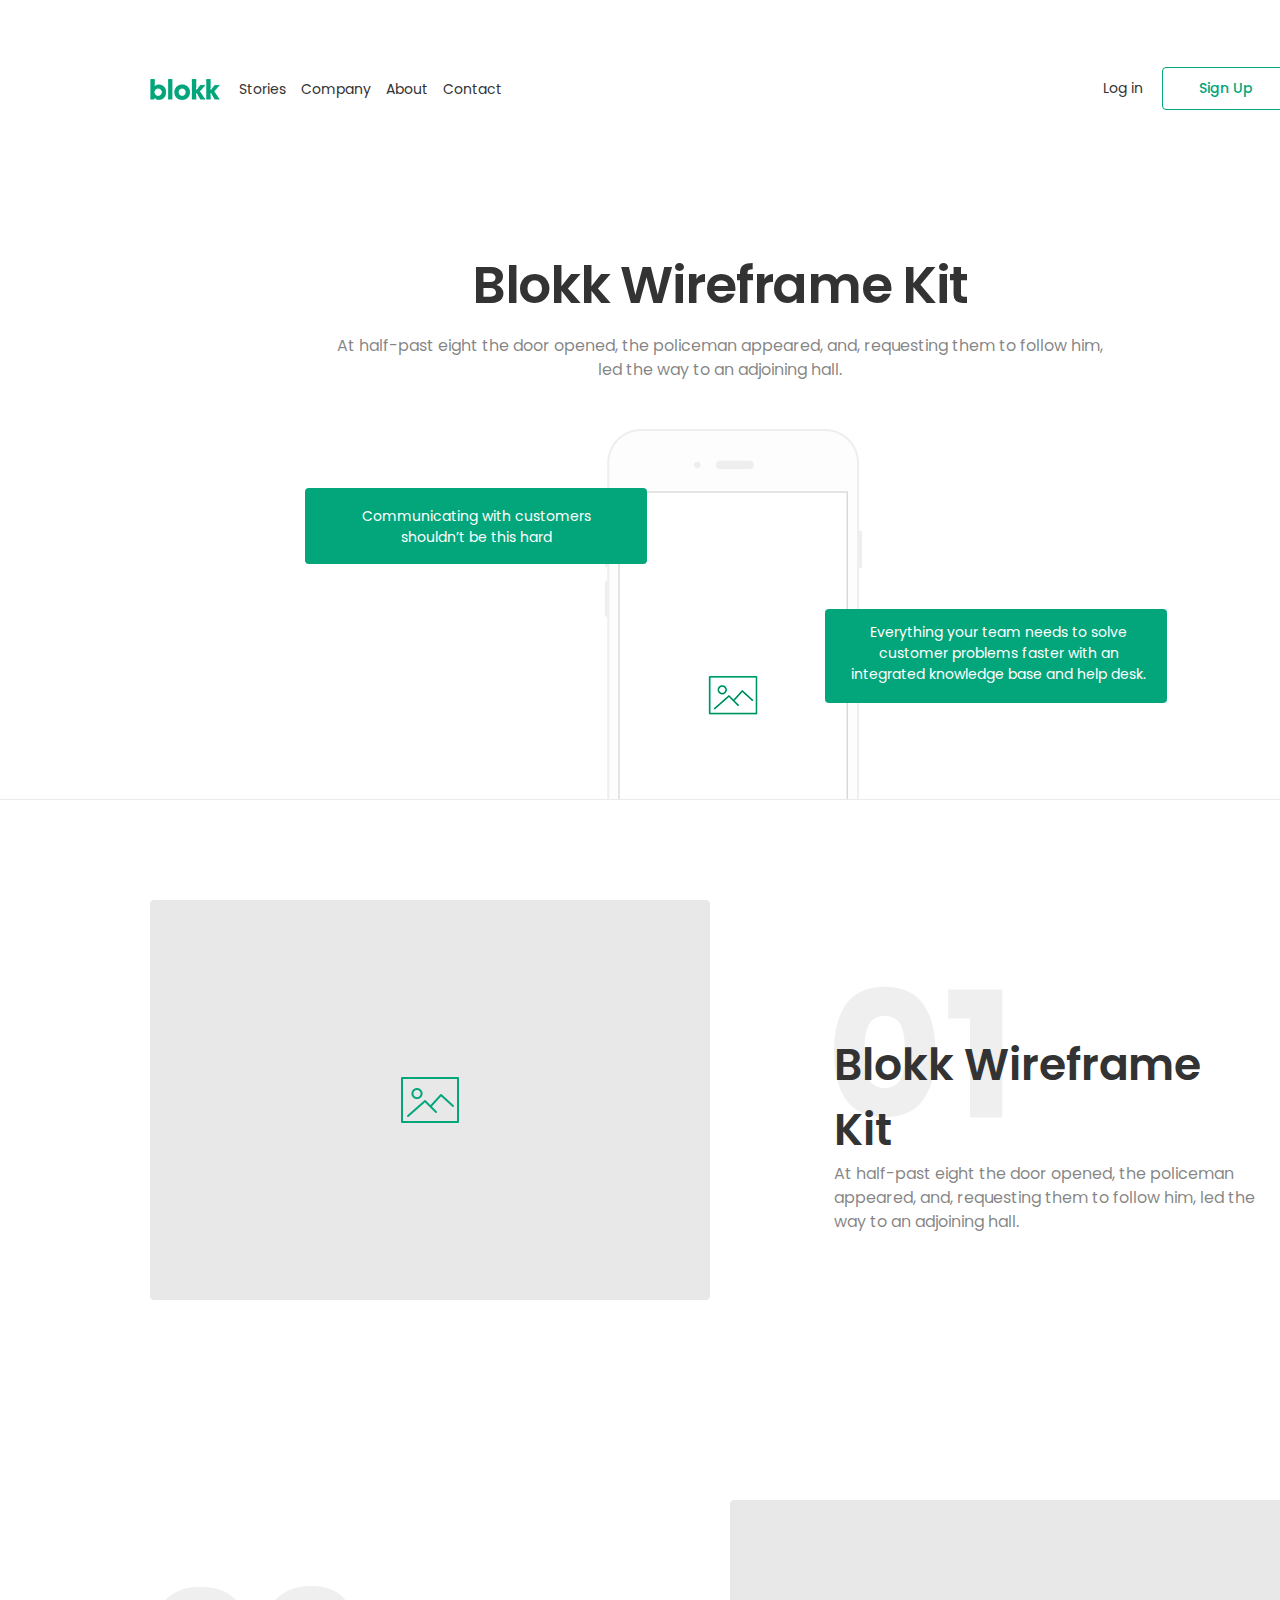
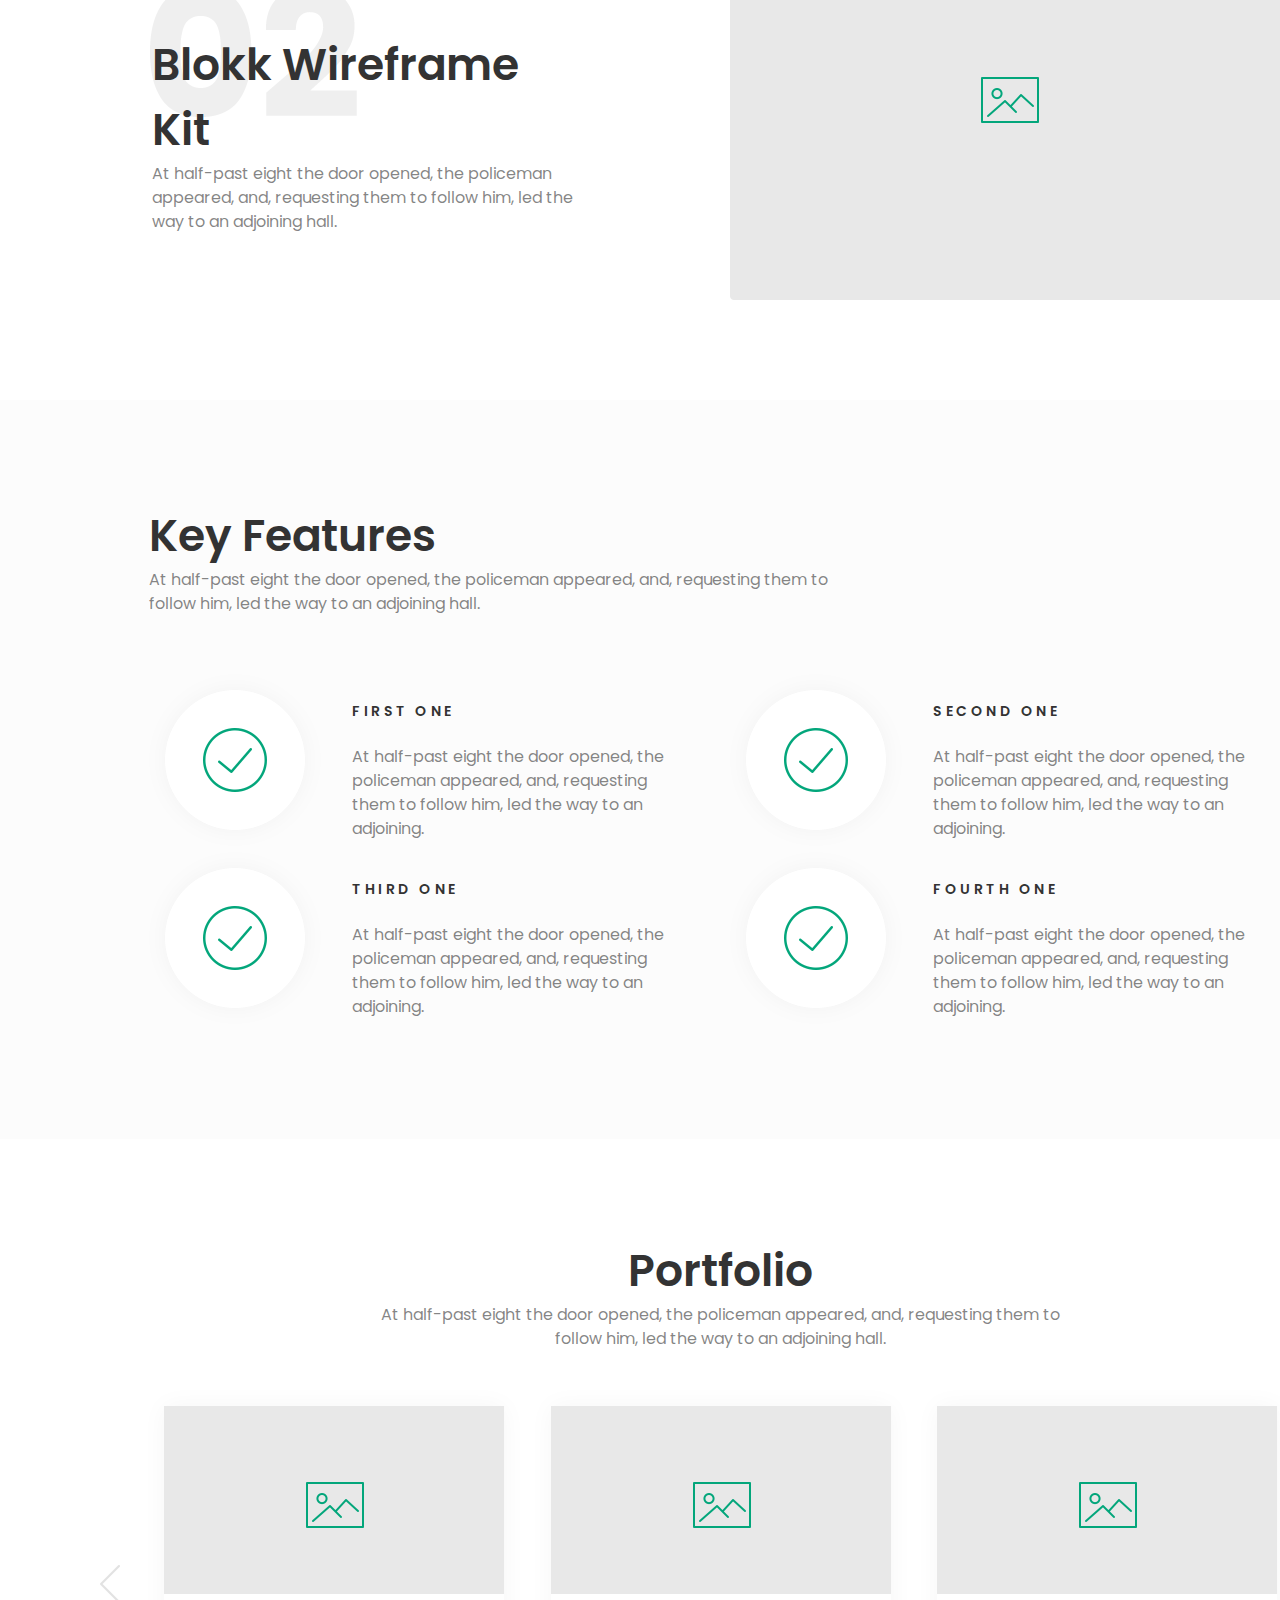
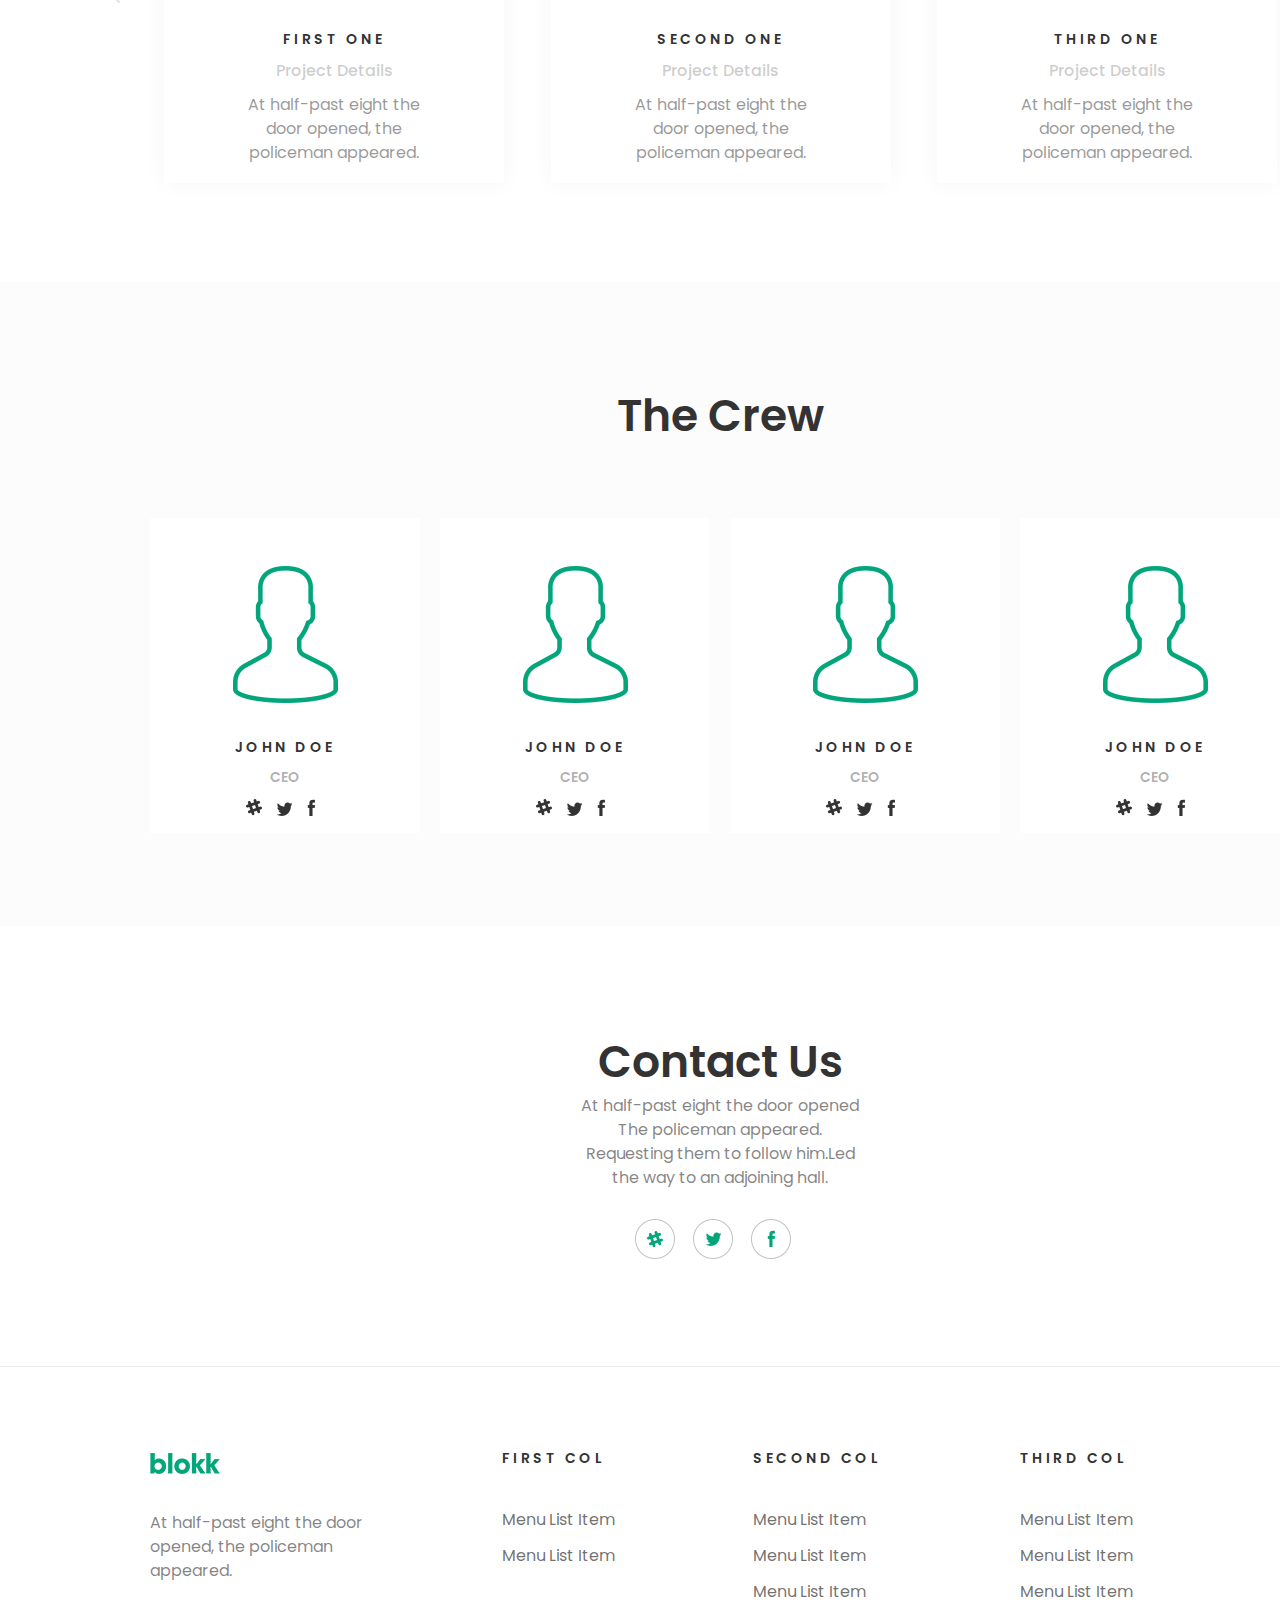
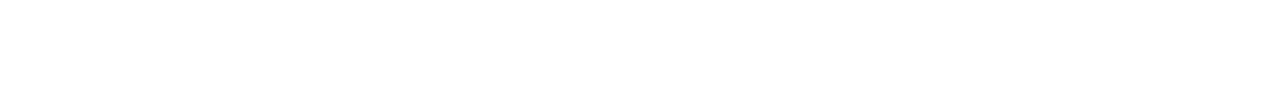
<file: page_5/index.html>
<!DOCTYPE html>
<html lang="ko">
<head>
  <meta charset="UTF-8">
  <link rel="stylesheet" href="style.css">
  <title>page_5</title>
</head>
<body>
  <div class="wrap">
  <header>
    <h1 class="logo"><a href="#"><img src="img/logo.png" alt="Blokk logo"></a></h1>
    <nav>
      <h2 class="hidden">menu</h2>
      <ul class="menu-list">
        <li><a href="#">Stories</a></li>
        <li><a href="#">Company</a></li>
        <li><a href="#">About</a></li>
        <li><a href="#">Contact</a></li>
      </ul>
    </nav>
    <div class="member">
      <ul class="member-list">
        <li><a href="#">Log in</a></li>
        <li><a class="signup-btn" href="#">Sign Up</a></li>
      </ul>
    </div>
  </header>
  <main>
    <section class="intro">
      <h2>Blokk Wireframe Kit</h2>
      <p>At half-past eight the door opened, the policeman appeared, and,
        requesting them to follow him, led the way to an adjoining hall.</p>
      <div class="intro-memo">
        <div class="memo1">Communicating with customers shouldn’t be this hard</div>
        <div class="memo2">Everything your team needs to solve customer problems
          faster with an integrated knowledge base and help desk.</div>
      </div>
    </section>
    <section class="blokk-desc1">
      <div class="img-brief">
      <h2>Blokk Wireframe Kit</h2>
      <p>At half-past eight the door opened, the policeman appeared, and,
        requesting them to follow him, led the way to an adjoining hall.</p>
      </div>
      <img src="img/image-block.png" alt="blokk description1">
    </section>
    <section class="blokk-desc2">
      <div class="img-brief">
      <h2>Blokk Wireframe Kit</h2>
      <p>At half-past eight the door opened, the policeman appeared, and,
        requesting them to follow him, led the way to an adjoining hall.</p>
      </div>
      <img src="img/image-block.png" alt="blokk description2">
      </section>
    <section class="key-features">
      <h2>Key Features</h2>
      <p>At half-past eight the door opened, the policeman appeared, and,
        requesting them to follow him, led the way to an adjoining hall.</p>
      <ul class="feature-list">
        <li>
          <div class="list-box">
          <p class="small-title">first one</p>
          <p>At half-past eight the door opened, the policeman appeared,
            and, requesting them to follow him, led the way to an adjoining.</p>
          </div>
        </li>
        <li>
          <div class="list-box">
          <p class="small-title">second one</p>
          <p>At half-past eight the door opened, the policeman appeared,
            and, requesting them to follow him, led the way to an adjoining.</p>
          </div>
        </li>
        <li>
          <div class="list-box">
          <p class="small-title">third one</p>
          <p>At half-past eight the door opened, the policeman appeared,
            and, requesting them to follow him, led the way to an adjoining.</p>
          </div>
        </li>
        <li>
          <div class="list-box">
          <p class="small-title">fourth one</p>
          <p>At half-past eight the door opened, the policeman appeared,
            and, requesting them to follow him, led the way to an adjoining.</p>
          </div>
        </li>
      </ul>
    </section>
    <section class="portfolio">
      <h2>Portfolio</h2>
      <p>At half-past eight the door opened, the policeman appeared, and,
        requesting them to follow him, led the way to an adjoining hall.</p>
      <ul class="portfolio-list">
        <li>
            <figure>
            <img src="img/portfolio-img.png" alt="portfolio image 1">
            <figcaption><p class="small-title">first one</p></figcaption>
            <p class="detail-title">Project Details</p>
            <p class="brief">At half-past eight the door opened, the policeman appeared.</p>
            </figure>
        </li>
        <li>
          <figure>
            <img src="img/portfolio-img.png" alt="portfolio image 2">
            <figcaption><p class="small-title">second one</p></figcaption>
            <p class="detail-title">Project Details</p>
            <p class="brief">At half-past eight the door opened, the policeman appeared.</p>
        </figure>
        </li>
        <li>
          <figure>
            <img src="img/portfolio-img.png" alt="portfolio image 3">
            <figcaption><p class="small-title">third one</p></figcaption>
            <p class="detail-title">Project Details</p>
            <p class="brief">At half-past eight the door opened, the policeman appeared.</p>
        </figure>
        </li>
      </ul>
      <button class="left-btn" type="button">left</button>
      <button class="right-btn" type="button">right</button>
    </section>
    <section class="crew">
      <h2>The Crew</h2>
      <ul class="crew-list">
        <li>
          <p class="small-title">John Doe</p>
          <p class="detail-title">CEO</p>
          <ul class="crew-social">
            <li><a href="#"><img src="img/slack.png" alt="slack link"></a></li>
            <li><a href="#"><img src="img/twitter.png" alt="twitter link"></a></li>
            <li><a href="#"><img src="img/facebook.png" alt="facebook link"></a></li>
          </ul>
        </li>
        <li><p class="small-title">John Doe</p>
        <p class="detail-title">CEO</p>
        <ul class="crew-social">
          <li><a href="#"><img src="img/slack.png" alt="slack link"></a></li>
          <li><a href="#"><img src="img/twitter.png" alt="twitter link"></a></li>
          <li><a href="#"><img src="img/facebook.png" alt="facebook link"></a></li>
        </ul></li>
        <li>
          <p class="small-title">John Doe</p>
        <p class="detail-title">CEO</p>
        <ul class="crew-social">
          <li><a href="#"><img src="img/slack.png" alt="slack link"></a></li>
          <li><a href="#"><img src="img/twitter.png" alt="twitter link"></a></li>
          <li><a href="#"><img src="img/facebook.png" alt="facebook link"></a></li>
        </ul>
        </li>
        <li>
          <p class="small-title">John Doe</p>
        <p class="detail-title">CEO</p>
        <ul class="crew-social">
          <li><a href="#"><img src="img/slack.png" alt="slack link"></a></li>
          <li><a href="#"><img src="img/twitter.png" alt="twitter link"></a></li>
          <li><a href="#"><img src="img/facebook.png" alt="facebook link"></a></li>
        </ul>
      </li>
      </ul>
    </section>
    <section class="contact">
      <h2>Contact Us</h2>
      <p>At half-past eight the door opened The policeman appeared.
        Requesting them to follow him.Led the way to an adjoining hall.</p>
        <ul class="contact-social">
          <li><a href="#"><img src="img/sl.png" alt="contact slack"></a></li>
          <li><a href="#"><img src="img/tw.png" alt="contact twitter"></a></li>
          <li><a href="#"><img src="img/fb.png" alt="contact facebook"></a></li>
        </ul>
    </section>
  </main>
    <footer>
      <div class="footer-logo">
        <h2>
          <a href="#"><img src="img/logo.png" alt="blook footer logo"></a>
        </h2>
        <p>At half-past eight the door opened, the policeman appeared.</p>
      </div>
      <div class="footer-menu1">
        <p class="small-title">First col</p>
        <ul class="footer-menu-list1">
          <li><a href="#">Menu List Item</a></li>
          <li><a href="#">Menu List Item</a></li>
        </ul>
      </div>
      <div class="footer-menu2">
        <p class="small-title">second col</p>
        <ul class="footer-menu-list2">
          <li><a href="#">Menu List Item</a></li>
          <li><a href="#">Menu List Item</a></li>
          <li><a href="#">Menu List Item</a></li>
        </ul>
      </div>
      <div class="footer-menu3">
        <p class="small-title">third col</p>
        <ul class="footer-menu-list3">
          <li><a href="#">Menu List Item</a></li>
          <li><a href="#">Menu List Item</a></li>
          <li><a href="#">Menu List Item</a></li>
        </ul>
      </div>
    </footer>
  </div>
</body>
</html>
</file>
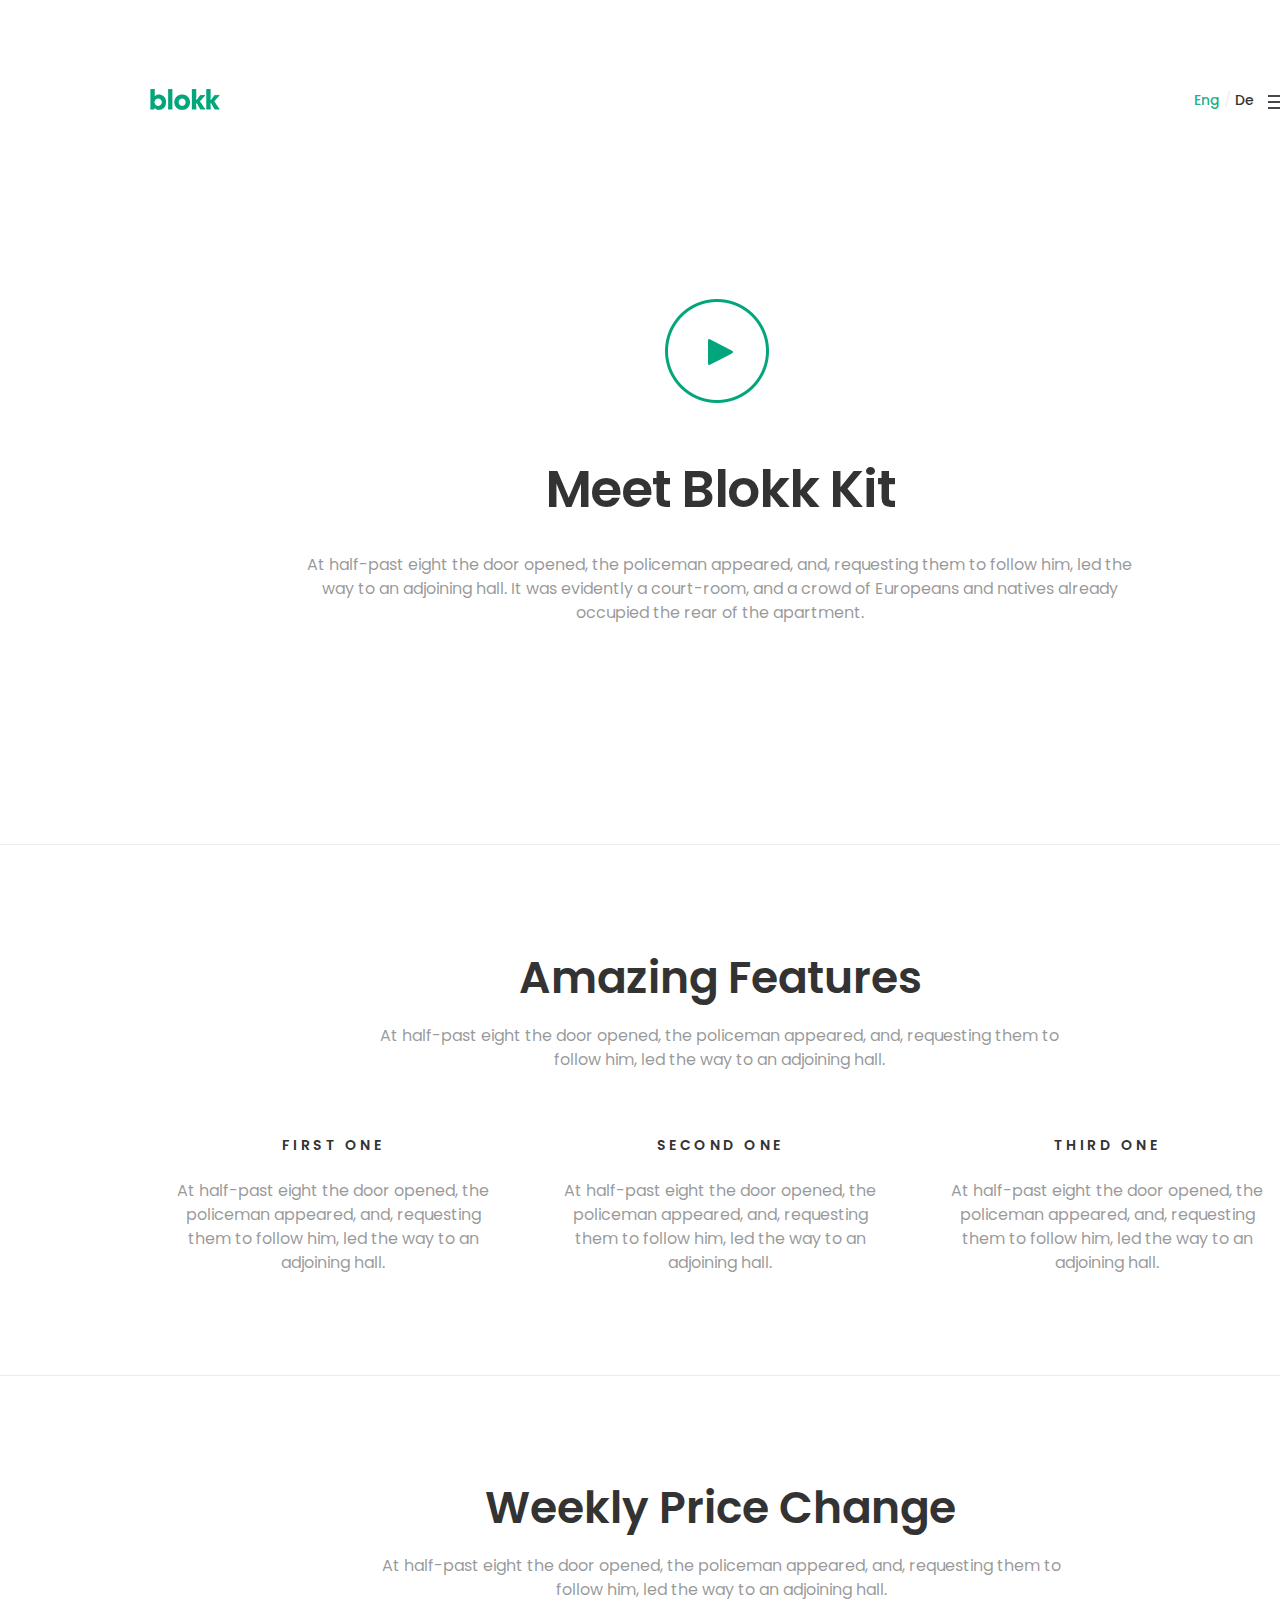
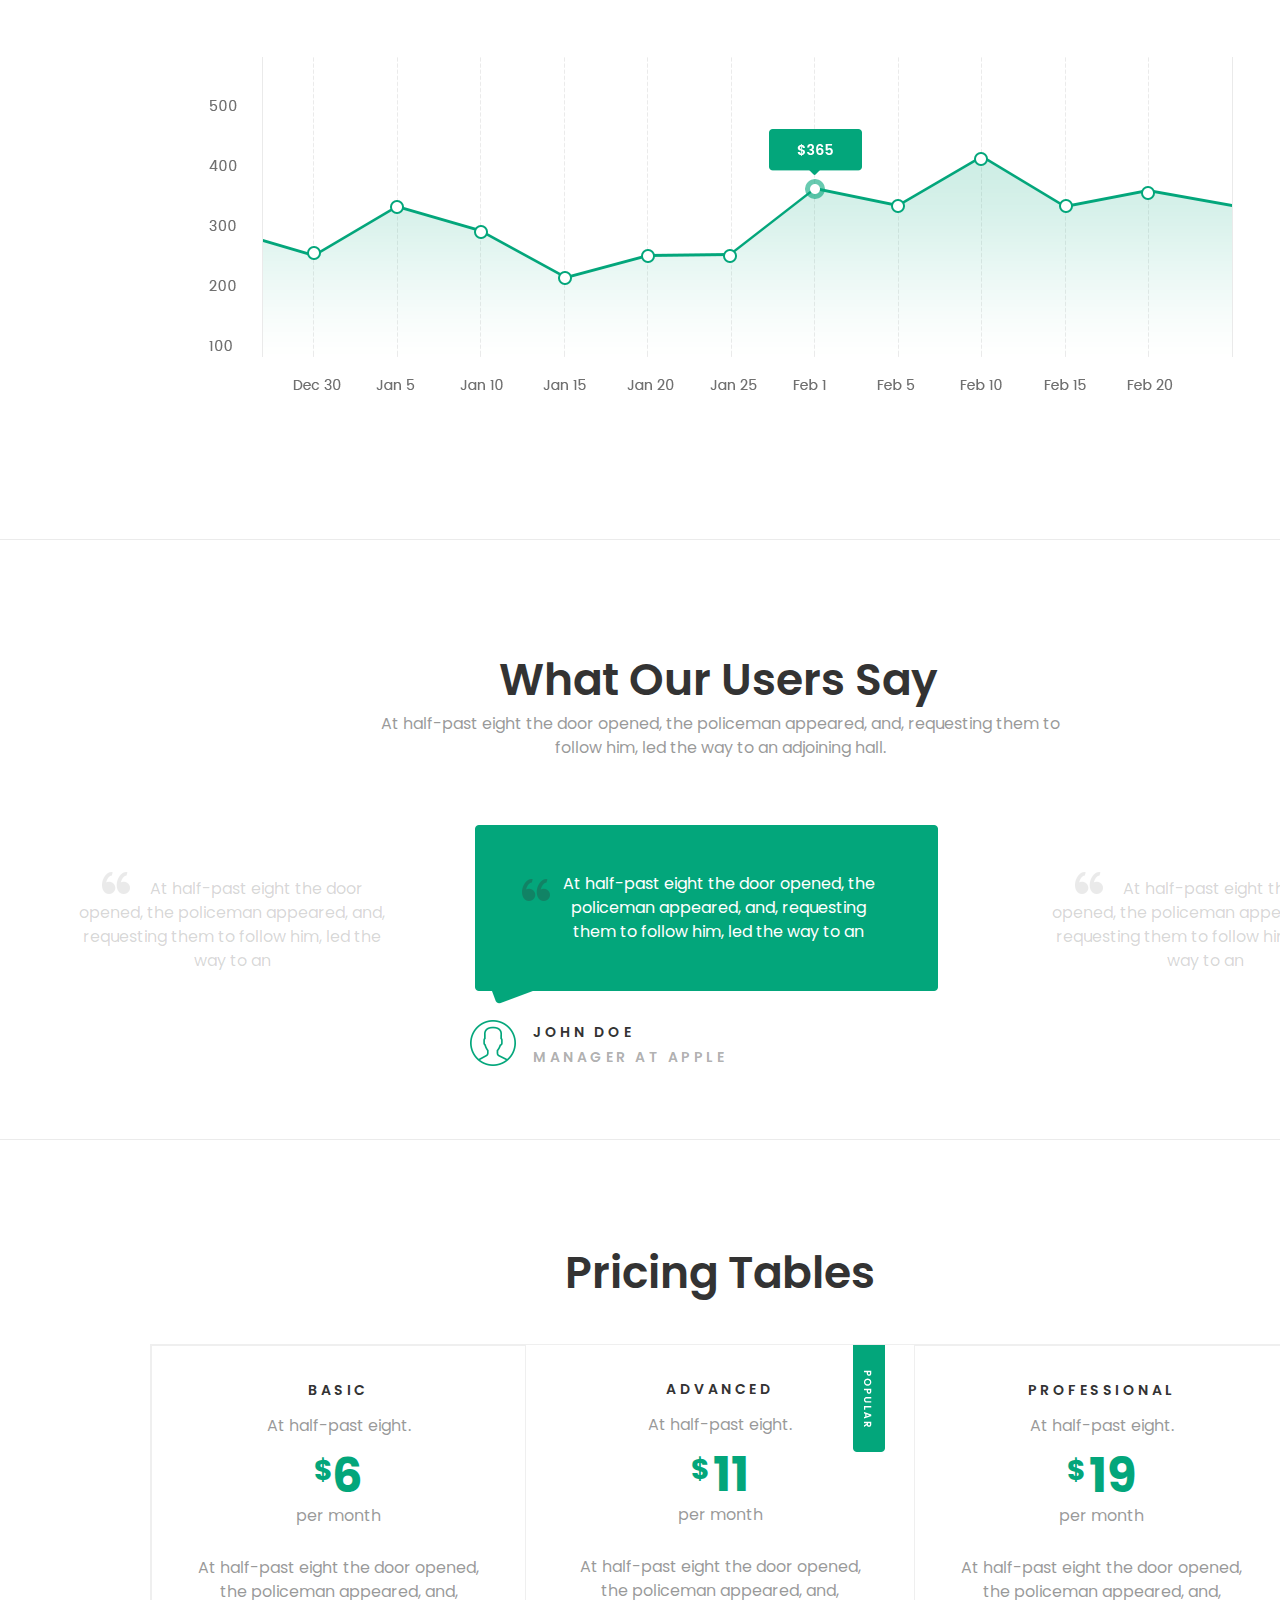
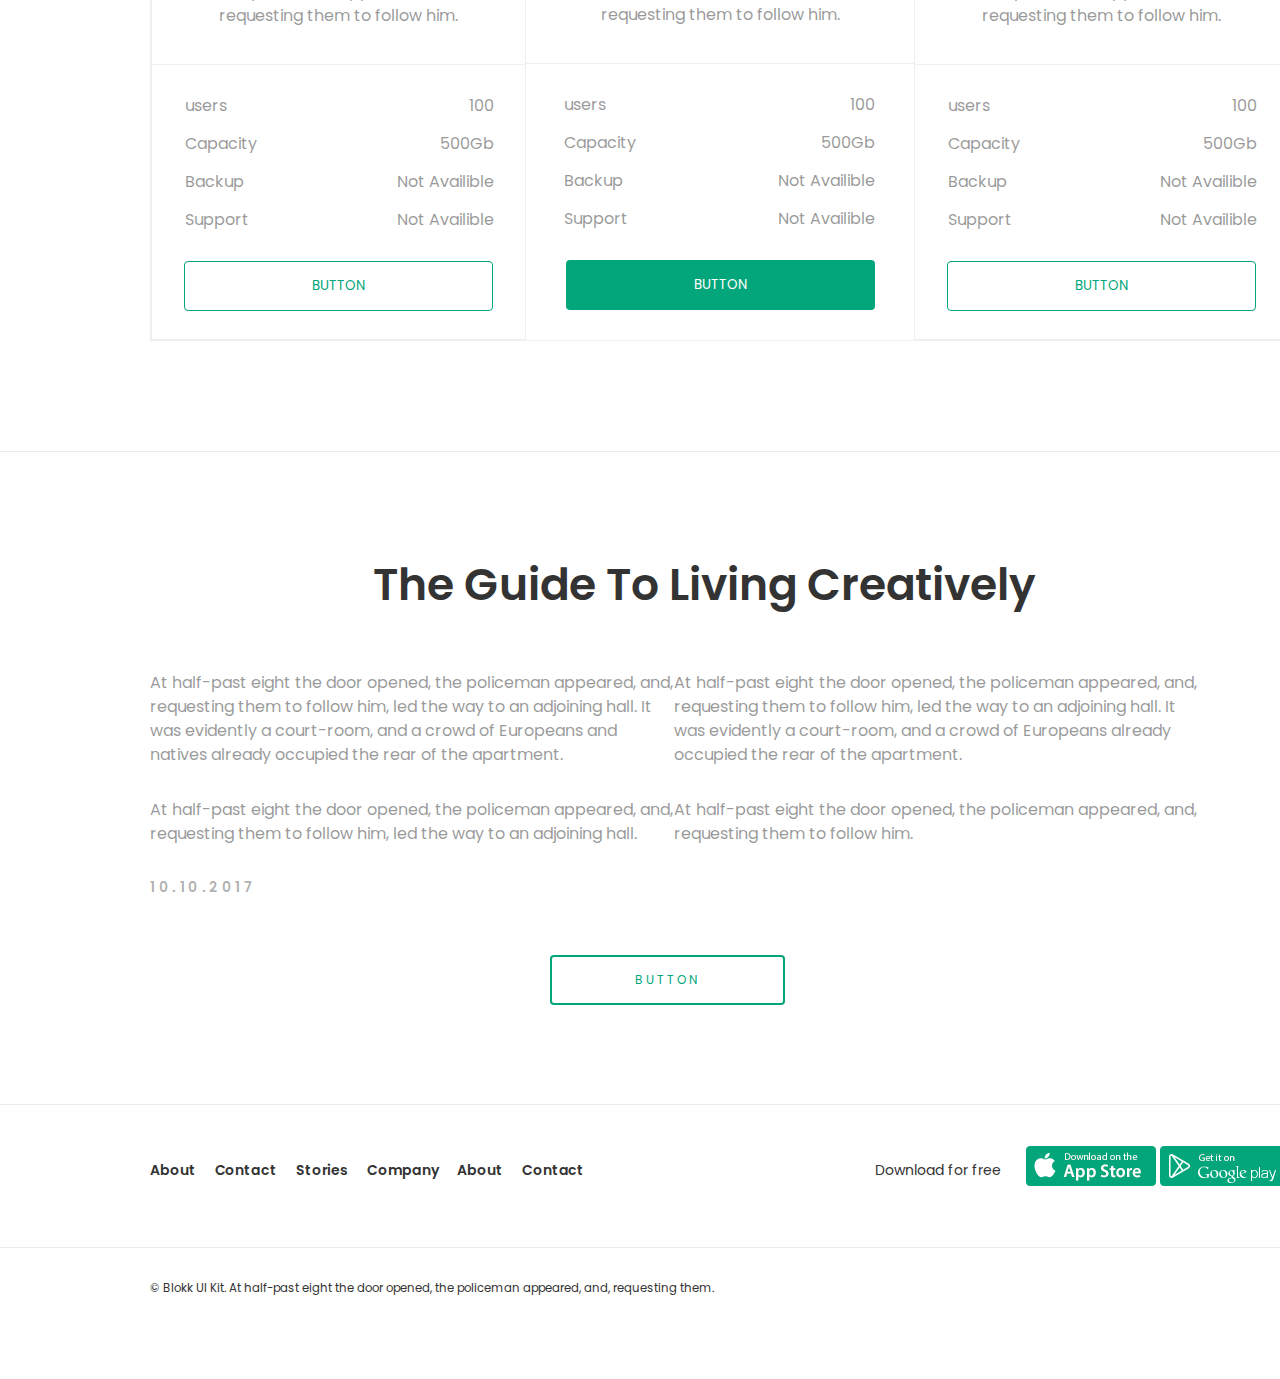
<file: page_6/index.html>
<!DOCTYPE html>
<html lang="ko">
<head>
  <meta charset="UTF-8">
  <title>page_6</title>
  <link rel="stylesheet" href="style.css">
</head>
<body>
  <div class="wrap">
<header>
    <h1 class="logo">
    <a href="#"><img src="img/logo.png" alt="Blokk logo"></a>
  </h1>
  <div class="menu">
    <ul class="menu-list">
      <li class="green"><a href="#">Eng</a></li>
      <li><a href="#">De</a></li>
      <li><button type="button">menu</button></li>
    </ul>
  </div>
</header>
<main>
  <section class="intro">
    <h2>Meet Blokk Kit</h2>
    <p>At half-past eight the door opened, the policeman appeared, and,
      requesting them to follow him, led the way to an adjoining hall.
      It was evidently a court-room, and a crowd of Europeans and natives
      already occupied the rear of the apartment.</p>
      <button type="button">play</button>
  </section>
  <section class="features">
    <h2>Amazing Features</h2>
    <p>At half-past eight the door opened, the policeman appeared, and,
      requesting them to follow him, led the way to an adjoining hall.</p>
    <ul class="feature-list">
      <li>
        <p class="small-title">First One</p>
        <p>At half-past eight the door opened, the policeman appeared,
          and, requesting them to follow him, led the way to an adjoining hall.</p>
      </li>
      <li>
        <p class="small-title">second One</p>
        <p>At half-past eight the door opened, the policeman appeared,
          and, requesting them to follow him, led the way to an adjoining hall.</p>
      </li>
      <li>
        <p class="small-title">third One</p>
        <p>At half-past eight the door opened, the policeman appeared,
          and, requesting them to follow him, led the way to an adjoining hall.</p>
      </li>
    </ul>
  </section>
  <section class="analytics">
    <h2>Weekly Price Change</h2>
    <p>At half-past eight the door opened, the policeman appeared, and,
      requesting them to follow him, led the way to an adjoining hall.</p>
    <img src="img/graph.png" alt="price change graph">
  </section>
  <section class="testimonial">
    <h2>What Our Users Say</h2>
    <p>At half-past eight the door opened, the policeman appeared, and,
      requesting them to follow him, led the way to an adjoining hall.</p>
    <ul class="say-list">
      <li>
        <p class="say-gray">At half-past eight the door opened, the policeman appeared, and,
        requesting them to follow him, led the way to an</p>
      </li>
      <li>
        <p class="say-green">At half-past eight the door opened, the policeman appeared, and,
        requesting them to follow him, led the way to an</p>
        <div class="say-person">
        <p class="small-title">John Doe</p>
        <p class="detail-title">Manager At Apple</p>
        </div>
      </li>
      <li>
        <p class="say-gray">At half-past eight the door opened, the policeman appeared, and,
        requesting them to follow him, led the way to an</p>
      </li>
    </ul>
  </section>



  <section class="pricing-table">
   <h2>Pricing Tables</h2>
   <div class="table-wrap">
    <div class="normal-table">
      <ul class="table-header">
        <li>
          <p class="small-title">basic</p>
        </li>
        <li>
          <p>At half-past eight.</p>
        </li>
        <li>
          <p><span class="dollar">$</span><span class="big-number">6</span> <br>per month</p>
        </li>
        <li>
          <p class="brief">At half-past eight the door opened,
            the policeman appeared, and, requesting them to follow him.</p>
        </li>
      </ul>
      <ul class="pricing-content">
        <li>
          <p>users<span>100</span></p>
        </li>
        <li>
          <p>Capacity<span>500Gb</span></p>
        </li>
        <li>
          <p>Backup<span>Not Availible</span></p>
        </li>
        <li>
          <p>Support<span>Not Availible</span></p>
        </li>
      </ul>
      <button class="table-white-btn" type="button">button</button>
    </div>


    <div class="popualar-table">
      <img src="img/badge.png" alt="popualar-badge">
      <ul class="table-header">
        <li>
          <p class="small-title">advanced</p>
        </li>
        <li>
          <p>At half-past eight.</p>
        </li>
        <li>
          <p><span class="dollar">$</span> <span class="big-number">11</span> <br>per month</p>
        </li>
        <li>
          <p class="brief">At half-past eight the door opened,
            the policeman appeared, and, requesting them to follow him.</p>
        </li>
      </ul>
      <ul class="pricing-content">
        <li>
          <p>users<span>100</span></p>
        </li>
        <li>
          <p>Capacity<span>500Gb</span></p>
        </li>
        <li>
          <p>Backup<span>Not Availible</span></p>
        </li>
        <li>
          <p>Support<span>Not Availible</span></p>
        </li>
      </ul>
      <button class="table-green-btn" type="button">button</button>
    </div>

    <div class="normal-table">
      <ul class="table-header">
        <li>
          <p class="small-title">Professional</p>
        </li>
        <li>
          <p>At half-past eight.</p>
        </li>
        <li>
          <p><span class="dollar">$</span> <span class="big-number">19</span> <br>per month</p>
        </li>
        <li>
          <p class="brief">At half-past eight the door opened,
            the policeman appeared, and, requesting them to follow him.</p>
        </li>
      </ul>
      <ul class="pricing-content">
        <li>
          <p>users<span>100</span></p>
        </li>
        <li>
          <p>Capacity<span>500Gb</span></p>
        </li>
        <li>
          <p>Backup<span>Not Availible</span></p>
        </li>
        <li>
          <p>Support<span>Not Availible</span></p>
        </li>
      </ul>
      <button class="table-white-btn" type="button">button</button>
    </div>
  </div>







  </section>
  <section class="guide">
    <h2>The Guide To Living Creatively</h2>
    <p>At half-past eight the door opened, the policeman appeared, and,
      requesting them to follow him, led the way to an adjoining hall.
      It was evidently a court-room, and a crowd of Europeans and natives
      already occupied the rear of the apartment.</p>
      <p>At half-past eight the door opened, the policeman appeared, and,
      requesting them to follow him, led the way to an adjoining hall.
      It was evidently a court-room, and a crowd of Europeans already occupied the
       rear of the apartment.</p>
       <p>At half-past eight the door opened, the policeman appeared, and,
       requesting them to follow him, led the way to an adjoining hall.</p>
    <p>At half-past eight the door opened, the policeman appeared, and,
      requesting them to follow him.</p>
    <time datetime="2017-10-10">10.10.2017</time>
    <button class="white-btn" type="button">button</button>
  </section>
</main>
<footer>
  <div class="footer-menu">
    <ul class="footer-menu-list">
      <li><a href="#">About</a></li>
      <li><a href="#">Contact</a></li>
      <li><a href="#">Stories</a></li>
      <li><a href="#">Company</a></li>
      <li><a href="#">About</a></li>
      <li><a href="#">Contact</a></li>
    </ul>

  <div class="download">
    <span>Download for free</span>
    <ul class="download-list">
      <li>
        <a href="#"><img src="img/apple.png" alt="apple store download"></a>
      </li>
      <li>
        <a href="#"><img src="img/google.png" alt="google play download"></a>
      </li>
    </ul>
  </div>
  </div>
 <div class="copyright">
  <small>© Blokk UI Kit.
  At half-past eight the door opened, the policeman appeared, and,
  requesting them.</small>
</div>
</footer>
</div>
</body>
</html>
</file>
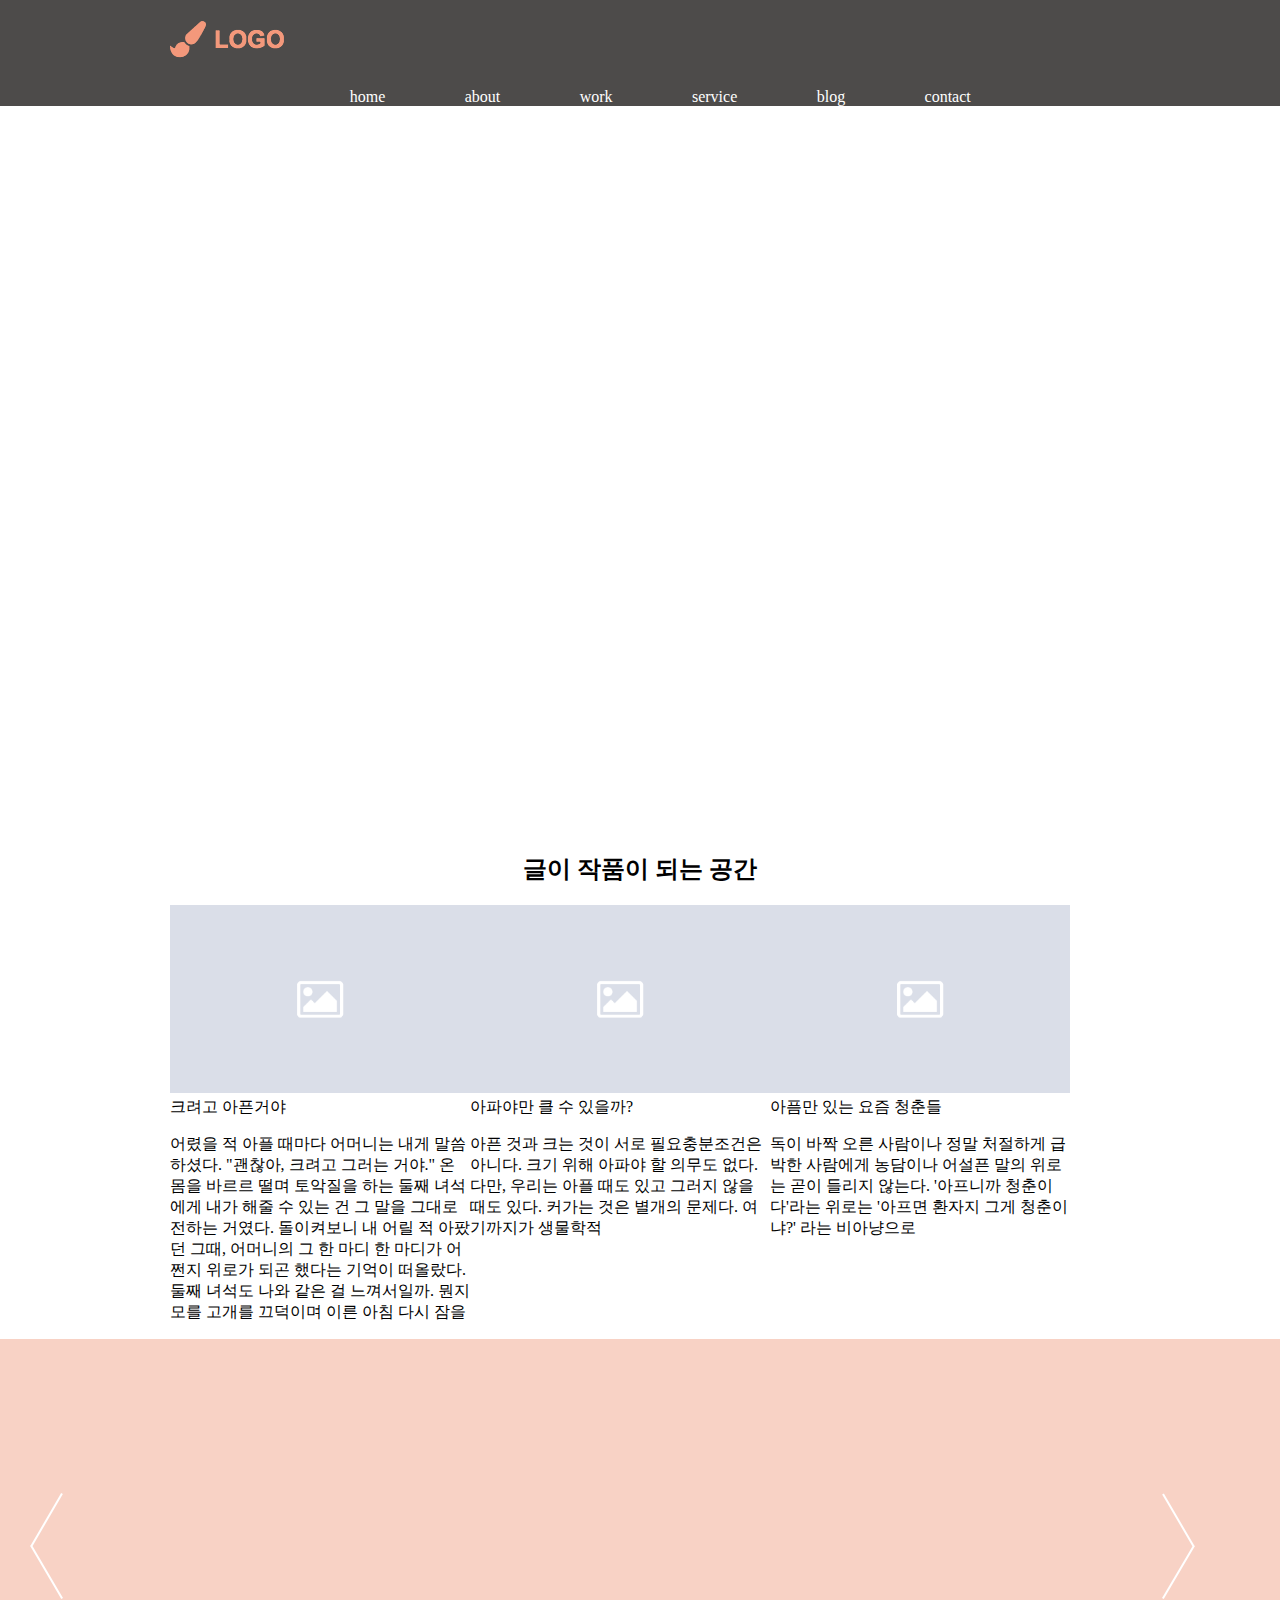
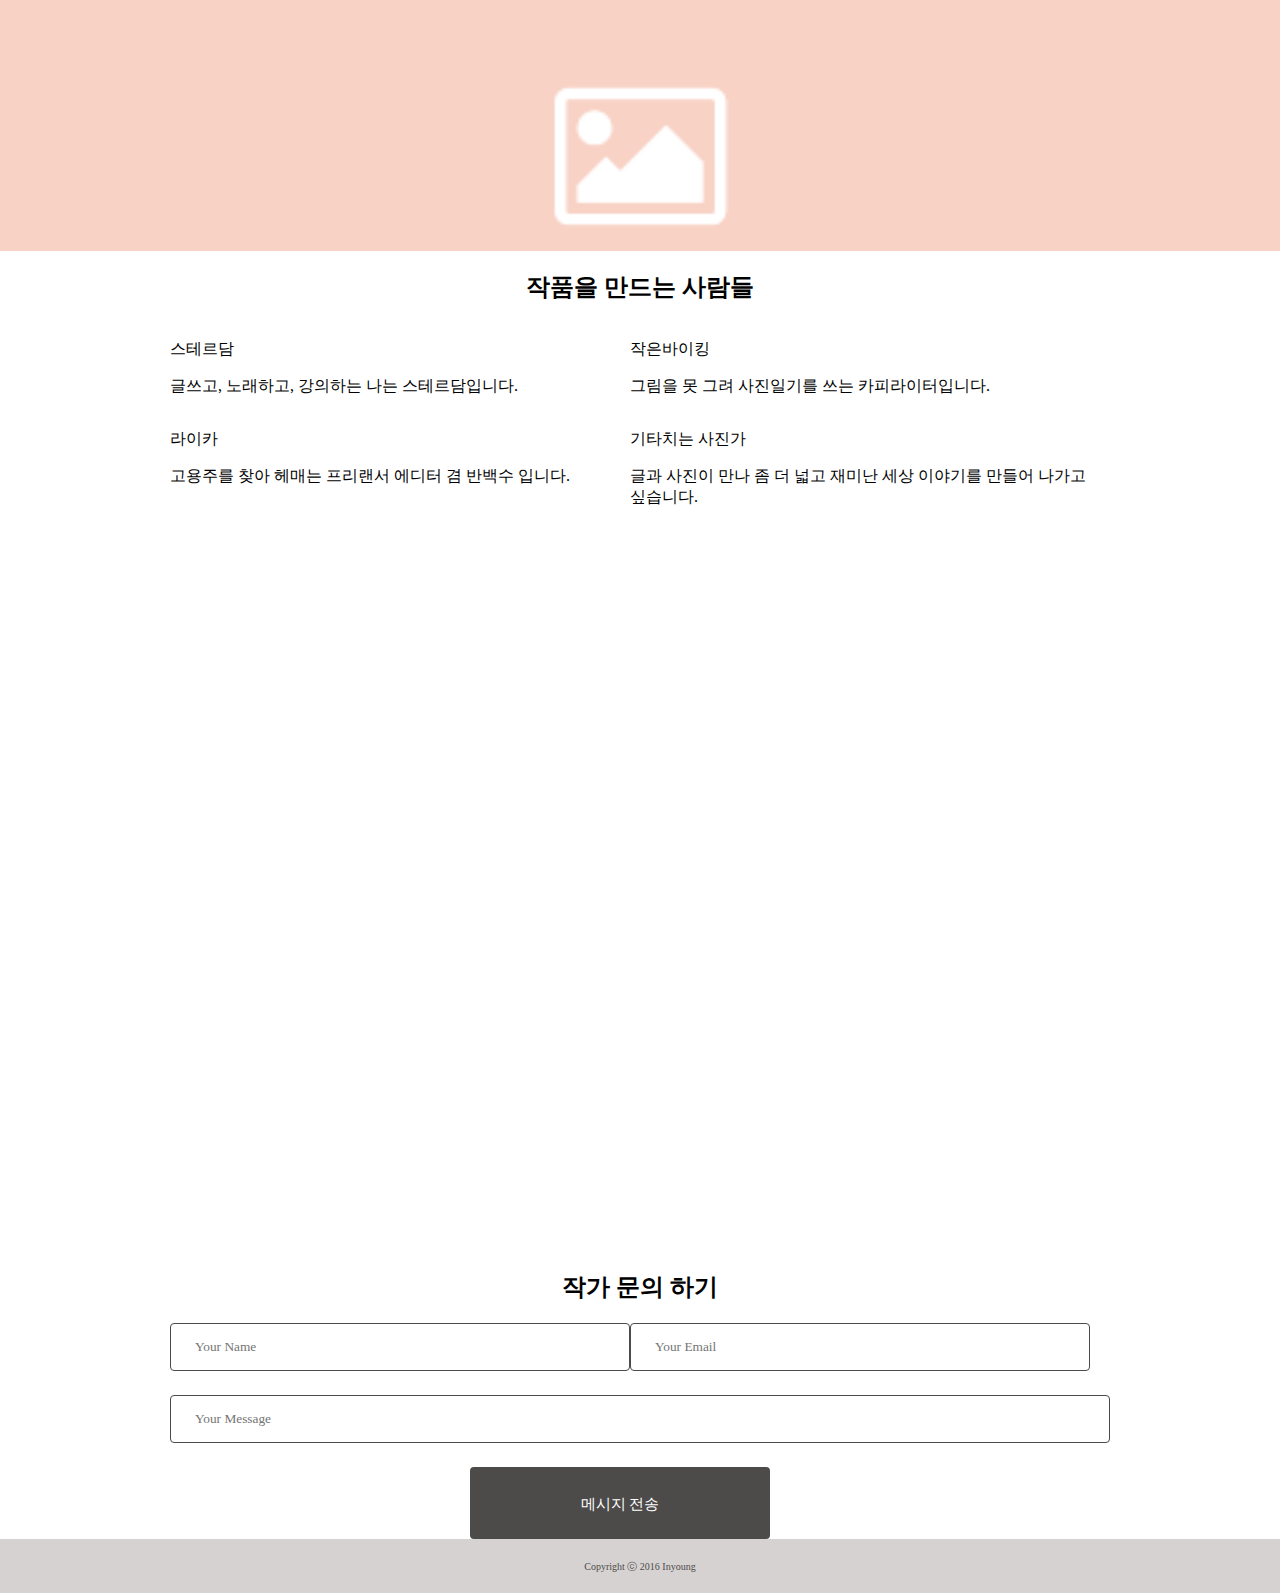
<file: rwd-wireframe/index.html>
<!DOCTYPE html>
<html lang="ko">
<head>
  <meta charset="UTF-8">
  <meta name="viewport" content="width=device-width, initial-scale=1.0">
  <meta http-equiv="X-UA-Compatible" content="ie=edge">
  <title>Grid System</title>
  <link rel="stylesheet" href="css/style.css">

</head>
<body>
  <div class="container">
  <div class="wrap-header">
  <header class="grid-adapt grid s-4-4 m-8-8 l-12-12">
    <h1><a href="#"><img src="images/logo.png" alt="logo"></a></h1>
    <nav>
      <button type="button">menu</button>
      <ul class="main-menu grid grid-adapt l-10-12 push-l-2-12">
        <li><a href="#">home</a></li>
        <li><a href="#">about</a></li>
        <li><a href="#">work</a></li>
        <li><a href="#">service</a></li>
        <li><a href="#">blog</a></li>
        <li><a href="#">contact</a></li>
      </ul>
    </nav>
  </header>
  </div>
  <main>
  <div class="iframe-wrap">
  <iframe src="https://www.youtube.com/embed/_rCXrJxDguU" allowfullscreen></iframe>

  </div>
  <section class="blog grid grid-adapt s-4-4 m-8-8 l-12-12">
    <h2>글이 작품이 되는 공간</h2>
    <article class="grid grid-adapt s-4-4 m-8-8 l-4-12">
      <figure>
      <img src="images/blog-img.png" alt="blog-thumbnail1">
      <figcaption>크려고 아픈거야</figcaption>
      <p>어렸을 적 아플 때마다 어머니는 내게 말씀하셨다.
        "괜찮아, 크려고 그러는 거야."
        온몸을 바르르 떨며 토악질을 하는 둘째 녀석에게
        내가 해줄 수 있는 건 그 말을 그대로 전하는 거였다.
        돌이켜보니 내 어릴 적 아팠던 그때, 어머니의 그 한 마디
        한 마디가 어쩐지 위로가 되곤 했다는 기억이 떠올랐다.
        둘째 녀석도 나와 같은 걸 느껴서일까.
        뭔지 모를 고개를 끄덕이며 이른 아침 다시 잠을 </p>
      </figure>
    </article>
    <article class="grid grid-adapt s-4-4 m-4-8 l-4-12">
      <figure>
      <img src="images/blog-img.png" alt="blog-thumbnail2">
      <figcaption>아파야만 클 수 있을까?</figcaption>
      <p>아픈 것과 크는 것이 서로 필요충분조건은 아니다.
        크기 위해 아파야 할 의무도 없다. 다만, 우리는 아플 때도 있고
        그러지 않을 때도 있다. 커가는 것은 별개의 문제다.
        여기까지가 생물학적 </p>
      </figure>
    </article>
    <article class="grid grid-adapt s-4-4 m-4-8 l-4-12 ">
      <figure>
      <img src="images/blog-img.png" alt="blog-thumbnail3">
      <figcaption>아픔만 있는 요즘 청춘들</figcaption>
      <p>독이 바짝 오른 사람이나 정말 처절하게 급박한 사람에게
      농담이나 어설픈 말의 위로는 곧이 들리지 않는다.
      '아프니까 청춘이다'라는 위로는 '아프면 환자지 그게 청춘이냐?'
      라는 비아냥으로</p>
      </figure>

    </article>
    </section>
    <section class="slider">
      <div class="btn-group">
      <button class="prev grid grid-adapt" type="button">prev</button>
      <button class="next grid grid-adapt" type="button">next</button>
      </div>
    </section>
    <section class="grid grid-adapt s-4-4 m-8-8 l-12-12">
      <h2>작품을 만드는 사람들</h2>
      <ul class="writer">
        <li class="grid grid-adapt s-4-4 m-4-8 l-6-12"><p>스테르담</p>
            <p>글쓰고, 노래하고, 강의하는 나는 스테르담입니다.</p>
        </li>
        <li class="grid grid-adapt s-4-4 m-4-8 l-6-12">
          <p>작은바이킹</p>
          <p>그림을 못 그려 사진일기를 쓰는 카피라이터입니다. </p>
        </li>
        <li class="grid grid-adapt s-4-4 m-4-8 l-6-12">
          <p>라이카</p>
          <p>고용주를 찾아 헤매는 프리랜서 에디터 겸 반백수 입니다. </p>
        </li>
        <li class="grid grid-adapt s-4-4 m-4-8 l-6-12">
          <p>기타치는 사진가</p>
          <p>글과 사진이 만나 좀 더 넓고 재미난 세상 이야기를 만들어 나가고 싶습니다. </p>
        </li>
      </ul>
    </section>
    <div class="iframe-wrap">
    <iframe src="https://www.google.com/maps/embed?pb=!1m18!1m12!1m3!1d3164.6709702944477!2d127.01919691573697!3d37.51567777980744!2m3!1f0!2f0!3f0!3m2!1i1024!2i768!4f13.1!3m3!1m2!1s0x357ca3e8f8dc430b%3A0xe9ac453bde55951d!2z7Yyo7Iqk7Yq47Lqg7Y287Iqk!5e0!3m2!1sko!2skr!4v1486905961835" allowfullscreen></iframe>
    </div>
    <div class="submit grid grid-adapt s-4-4 m-8-8 l-12-12">
      <h2>작가 문의 하기</h2>
      <input class="grid grid-adapt s-4-4 m-8-8 l-6-12" type="text" placeholder="Your Name">
      <input class="grid grid-adapt s-4-4 m-8-8 l-6-12" type="text" placeholder="Your Email">
      <input class="message grid grid-adapt s-4-4 m-8-8 l-12-12" type="text" placeholder="Your Message">

    <form action="#">
      <button class="grid grid-adapt s-4-4 m-4-8 l-4-12 push-m-2-8 push-l-4-12" type="submit">메시지 전송</button>
    </form>
    </div>
  </main>
  <footer>
<small>Copyright ⓒ 2016 Inyoung </small>
  </footer>
  </div>
</body>
</html>
</file>
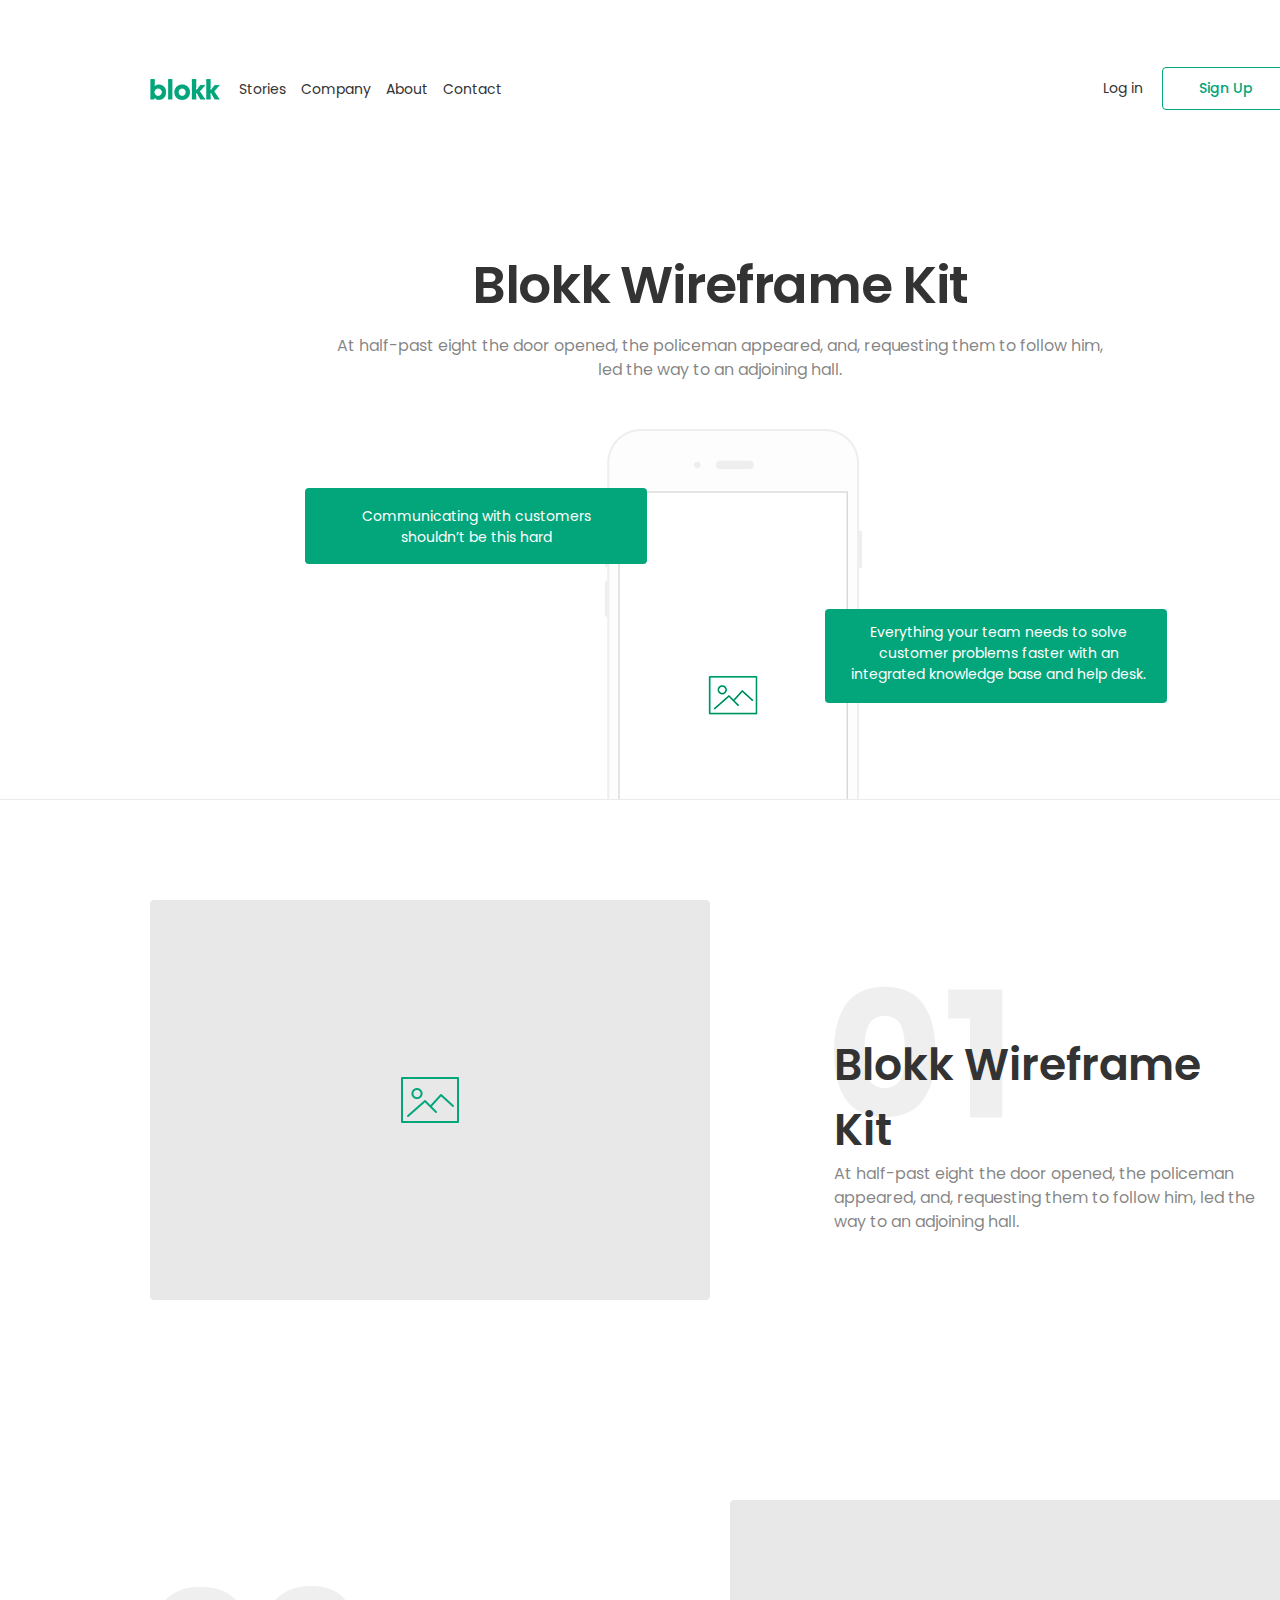
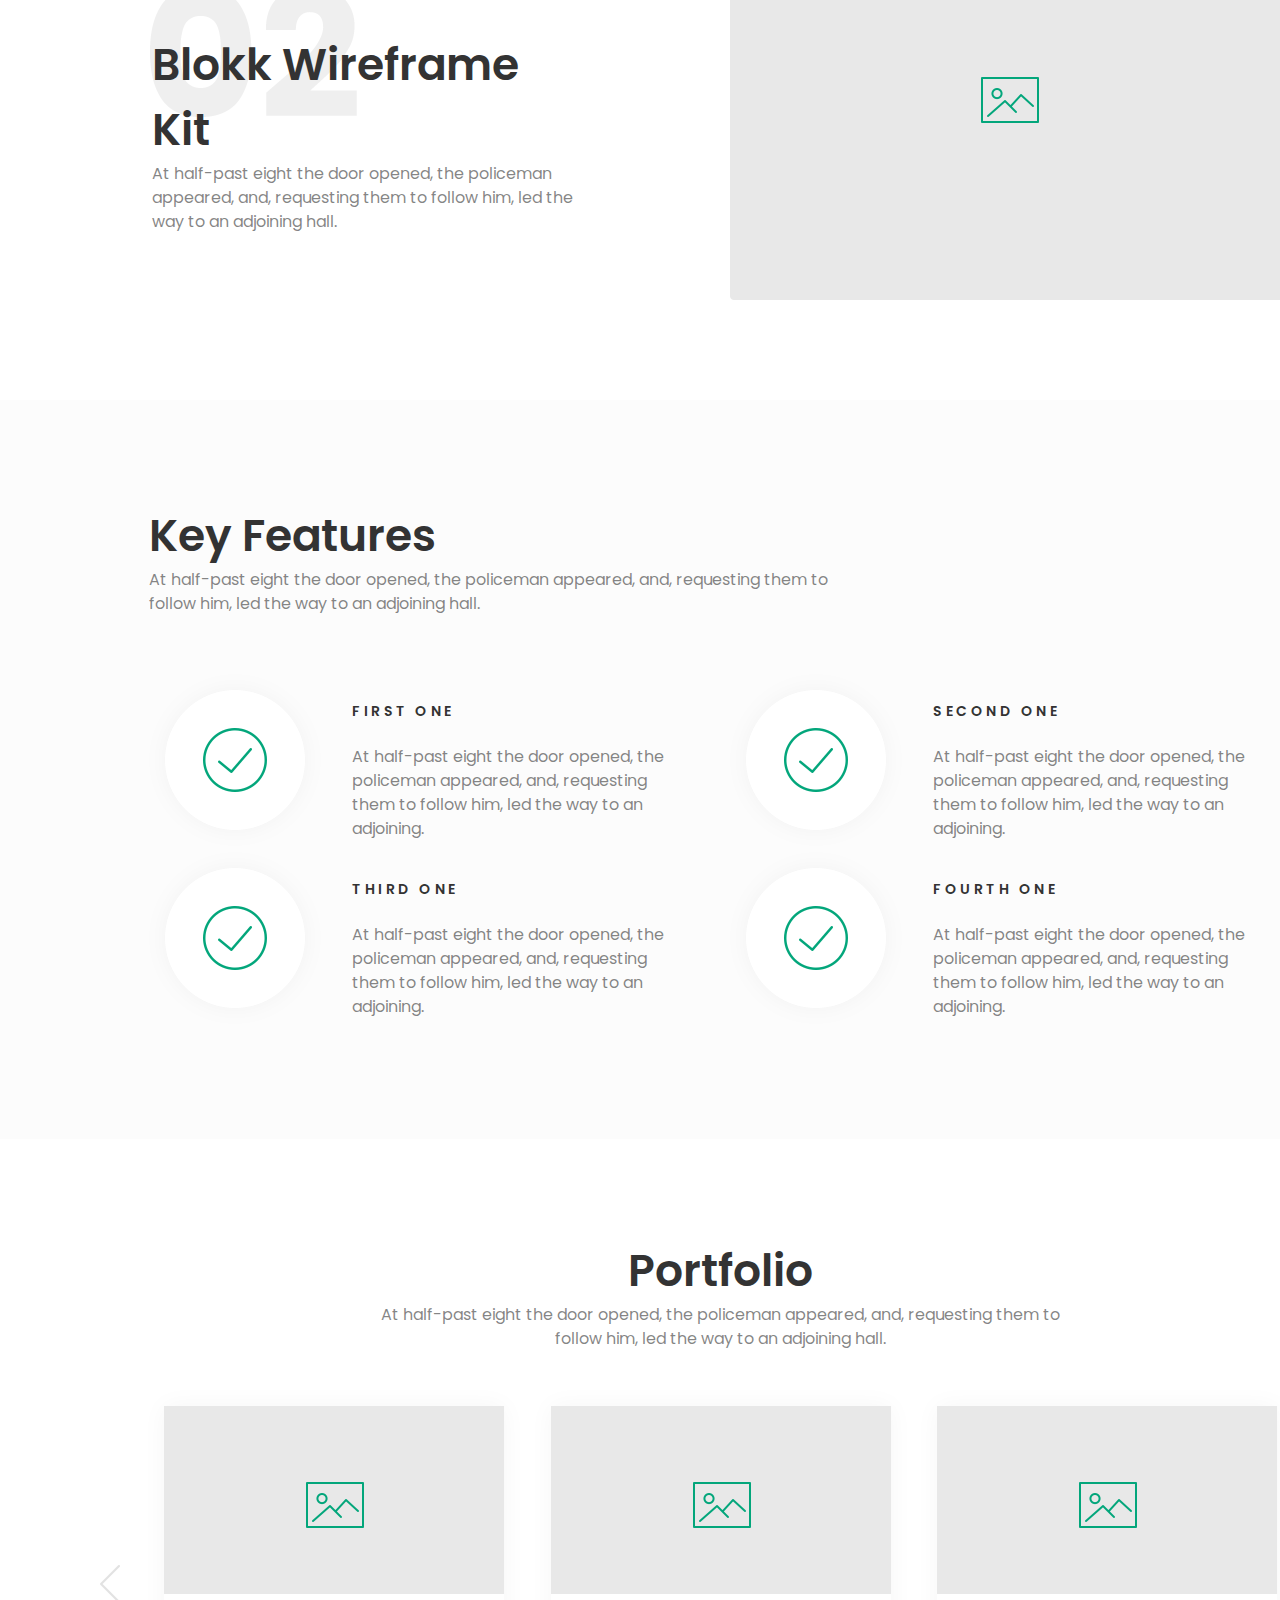
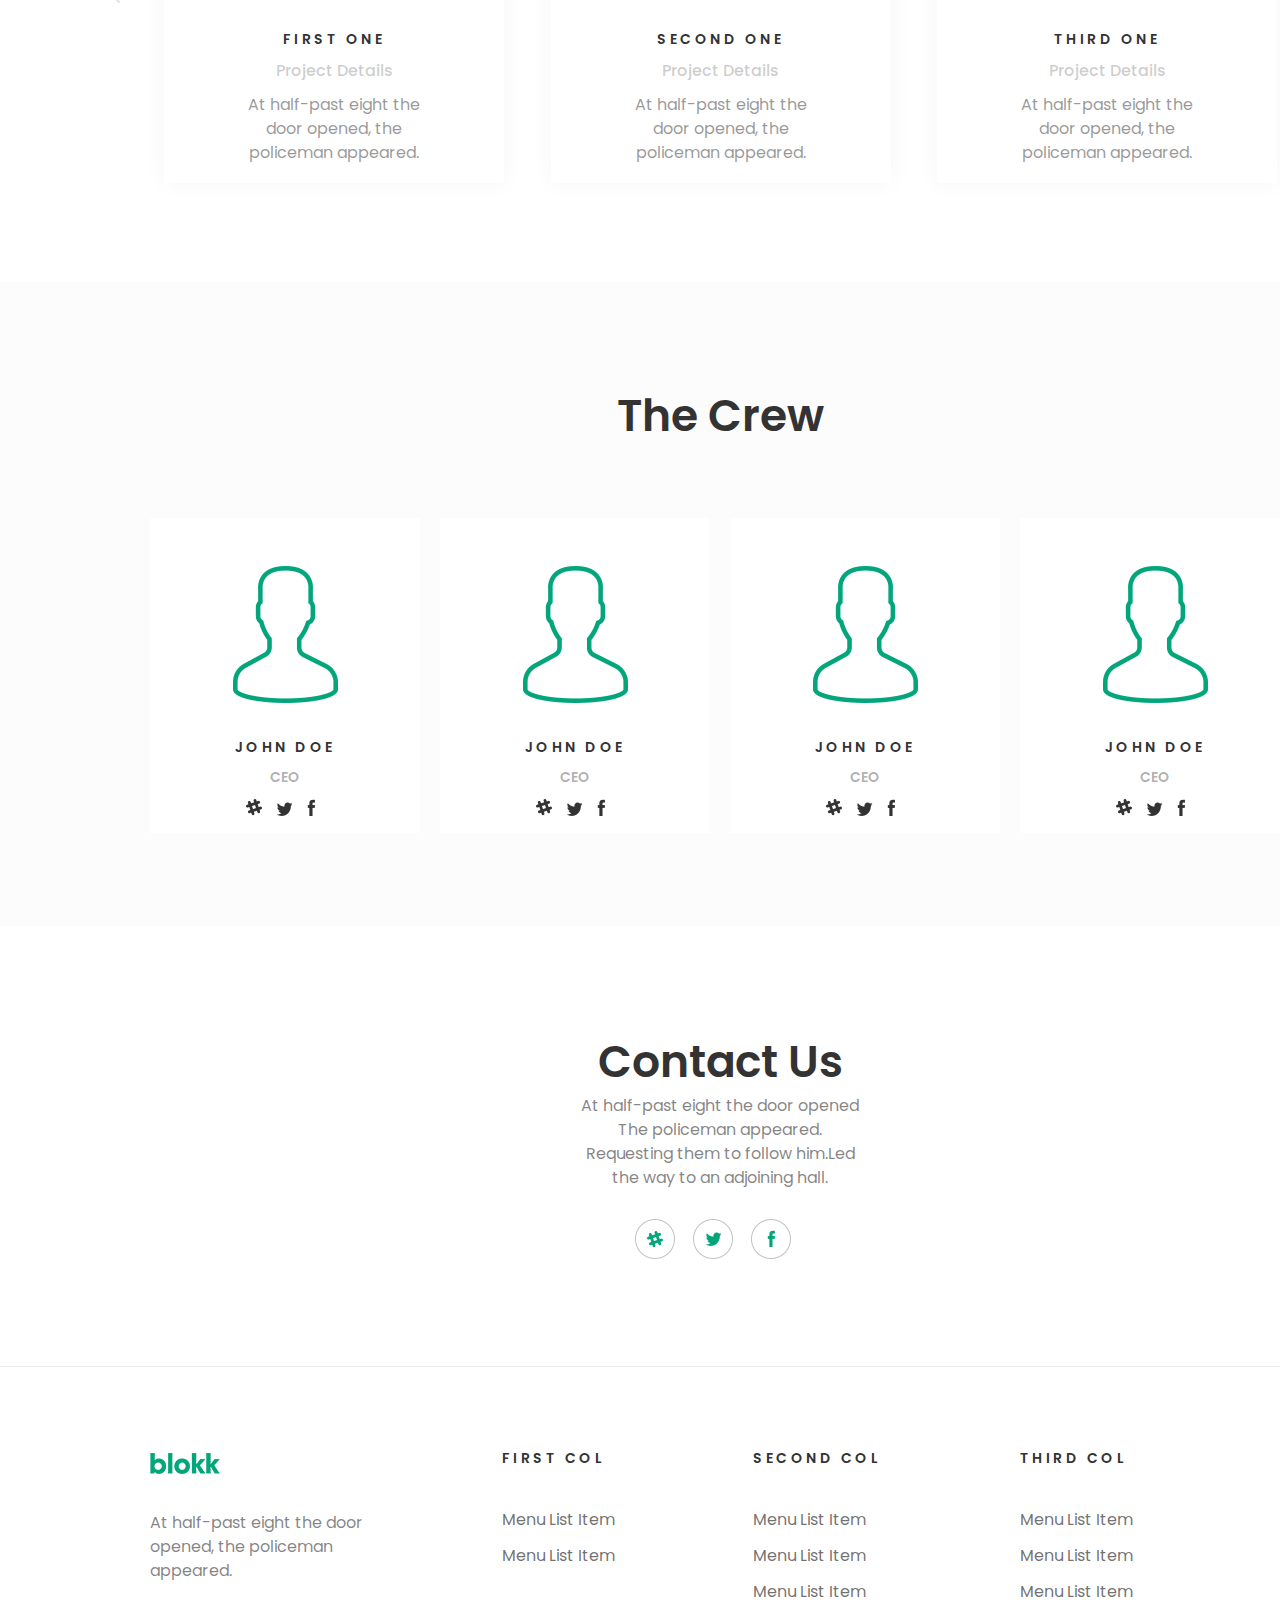
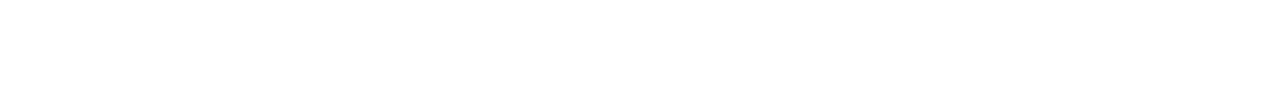
<file: page_wireframe/page_5/index.html>
<!DOCTYPE html>
<html lang="ko">
<head>
  <meta charset="UTF-8">
  <link rel="stylesheet" href="style.css">
  <title>page_5</title>
</head>
<body>
  <div class="wrap">
  <header>
    <h1 class="logo"><a href="#"><img src="img/logo.png" alt="Blokk logo"></a></h1>
    <nav>
      <h2 class="hidden">menu</h2>
      <ul class="menu-list">
        <li><a href="#">Stories</a></li>
        <li><a href="#">Company</a></li>
        <li><a href="#">About</a></li>
        <li><a href="#">Contact</a></li>
      </ul>
    </nav>
    <div class="member">
      <ul class="member-list">
        <li><a href="#">Log in</a></li>
        <li><a class="signup-btn" href="#">Sign Up</a></li>
      </ul>
    </div>
  </header>
  <main>
    <section class="intro">
      <h2>Blokk Wireframe Kit</h2>
      <p>At half-past eight the door opened, the policeman appeared, and,
        requesting them to follow him, led the way to an adjoining hall.</p>
      <div class="intro-memo">
        <div class="memo1">Communicating with customers shouldn’t be this hard</div>
        <div class="memo2">Everything your team needs to solve customer problems
          faster with an integrated knowledge base and help desk.</div>
      </div>
    </section>
    <section class="blokk-desc1">
      <div class="img-brief">
      <h2>Blokk Wireframe Kit</h2>
      <p>At half-past eight the door opened, the policeman appeared, and,
        requesting them to follow him, led the way to an adjoining hall.</p>
      </div>
      <img src="img/image-block.png" alt="blokk description1">
    </section>
    <section class="blokk-desc2">
      <div class="img-brief">
      <h2>Blokk Wireframe Kit</h2>
      <p>At half-past eight the door opened, the policeman appeared, and,
        requesting them to follow him, led the way to an adjoining hall.</p>
      </div>
      <img src="img/image-block.png" alt="blokk description2">
      </section>
    <section class="key-features">
      <h2>Key Features</h2>
      <p>At half-past eight the door opened, the policeman appeared, and,
        requesting them to follow him, led the way to an adjoining hall.</p>
      <ul class="feature-list">
        <li>
          <div class="list-box">
          <p class="small-title">first one</p>
          <p>At half-past eight the door opened, the policeman appeared,
            and, requesting them to follow him, led the way to an adjoining.</p>
          </div>
        </li>
        <li>
          <div class="list-box">
          <p class="small-title">second one</p>
          <p>At half-past eight the door opened, the policeman appeared,
            and, requesting them to follow him, led the way to an adjoining.</p>
          </div>
        </li>
        <li>
          <div class="list-box">
          <p class="small-title">third one</p>
          <p>At half-past eight the door opened, the policeman appeared,
            and, requesting them to follow him, led the way to an adjoining.</p>
          </div>
        </li>
        <li>
          <div class="list-box">
          <p class="small-title">fourth one</p>
          <p>At half-past eight the door opened, the policeman appeared,
            and, requesting them to follow him, led the way to an adjoining.</p>
          </div>
        </li>
      </ul>
    </section>
    <section class="portfolio">
      <h2>Portfolio</h2>
      <p>At half-past eight the door opened, the policeman appeared, and,
        requesting them to follow him, led the way to an adjoining hall.</p>
      <ul class="portfolio-list">
        <li>
            <figure>
            <img src="img/portfolio-img.png" alt="portfolio image 1">
            <figcaption><p class="small-title">first one</p></figcaption>
            <p class="detail-title">Project Details</p>
            <p class="brief">At half-past eight the door opened, the policeman appeared.</p>
            </figure>
        </li>
        <li>
          <figure>
            <img src="img/portfolio-img.png" alt="portfolio image 2">
            <figcaption><p class="small-title">second one</p></figcaption>
            <p class="detail-title">Project Details</p>
            <p class="brief">At half-past eight the door opened, the policeman appeared.</p>
        </figure>
        </li>
        <li>
          <figure>
            <img src="img/portfolio-img.png" alt="portfolio image 3">
            <figcaption><p class="small-title">third one</p></figcaption>
            <p class="detail-title">Project Details</p>
            <p class="brief">At half-past eight the door opened, the policeman appeared.</p>
        </figure>
        </li>
      </ul>
      <button class="left-btn" type="button">left</button>
      <button class="right-btn" type="button">right</button>
    </section>
    <section class="crew">
      <h2>The Crew</h2>
      <ul class="crew-list">
        <li>
          <p class="small-title">John Doe</p>
          <p class="detail-title">CEO</p>
          <ul class="crew-social">
            <li><a href="#"><img src="img/slack.png" alt="slack link"></a></li>
            <li><a href="#"><img src="img/twitter.png" alt="twitter link"></a></li>
            <li><a href="#"><img src="img/facebook.png" alt="facebook link"></a></li>
          </ul>
        </li>
        <li><p class="small-title">John Doe</p>
        <p class="detail-title">CEO</p>
        <ul class="crew-social">
          <li><a href="#"><img src="img/slack.png" alt="slack link"></a></li>
          <li><a href="#"><img src="img/twitter.png" alt="twitter link"></a></li>
          <li><a href="#"><img src="img/facebook.png" alt="facebook link"></a></li>
        </ul></li>
        <li>
          <p class="small-title">John Doe</p>
        <p class="detail-title">CEO</p>
        <ul class="crew-social">
          <li><a href="#"><img src="img/slack.png" alt="slack link"></a></li>
          <li><a href="#"><img src="img/twitter.png" alt="twitter link"></a></li>
          <li><a href="#"><img src="img/facebook.png" alt="facebook link"></a></li>
        </ul>
        </li>
        <li>
          <p class="small-title">John Doe</p>
        <p class="detail-title">CEO</p>
        <ul class="crew-social">
          <li><a href="#"><img src="img/slack.png" alt="slack link"></a></li>
          <li><a href="#"><img src="img/twitter.png" alt="twitter link"></a></li>
          <li><a href="#"><img src="img/facebook.png" alt="facebook link"></a></li>
        </ul>
      </li>
      </ul>
    </section>
    <section class="contact">
      <h2>Contact Us</h2>
      <p>At half-past eight the door opened The policeman appeared.
        Requesting them to follow him.Led the way to an adjoining hall.</p>
        <ul class="contact-social">
          <li><a href="#"><img src="img/sl.png" alt="contact slack"></a></li>
          <li><a href="#"><img src="img/tw.png" alt="contact twitter"></a></li>
          <li><a href="#"><img src="img/fb.png" alt="contact facebook"></a></li>
        </ul>
    </section>
  </main>
    <footer>
      <div class="footer-logo">
        <h2>
          <a href="#"><img src="img/logo.png" alt="blook footer logo"></a>
        </h2>
        <p>At half-past eight the door opened, the policeman appeared.</p>
      </div>
      <div class="footer-menu1">
        <p class="small-title">First col</p>
        <ul class="footer-menu-list1">
          <li><a href="#">Menu List Item</a></li>
          <li><a href="#">Menu List Item</a></li>
        </ul>
      </div>
      <div class="footer-menu2">
        <p class="small-title">second col</p>
        <ul class="footer-menu-list2">
          <li><a href="#">Menu List Item</a></li>
          <li><a href="#">Menu List Item</a></li>
          <li><a href="#">Menu List Item</a></li>
        </ul>
      </div>
      <div class="footer-menu3">
        <p class="small-title">third col</p>
        <ul class="footer-menu-list3">
          <li><a href="#">Menu List Item</a></li>
          <li><a href="#">Menu List Item</a></li>
          <li><a href="#">Menu List Item</a></li>
        </ul>
      </div>
    </footer>
  </div>
</body>
</html>
</file>
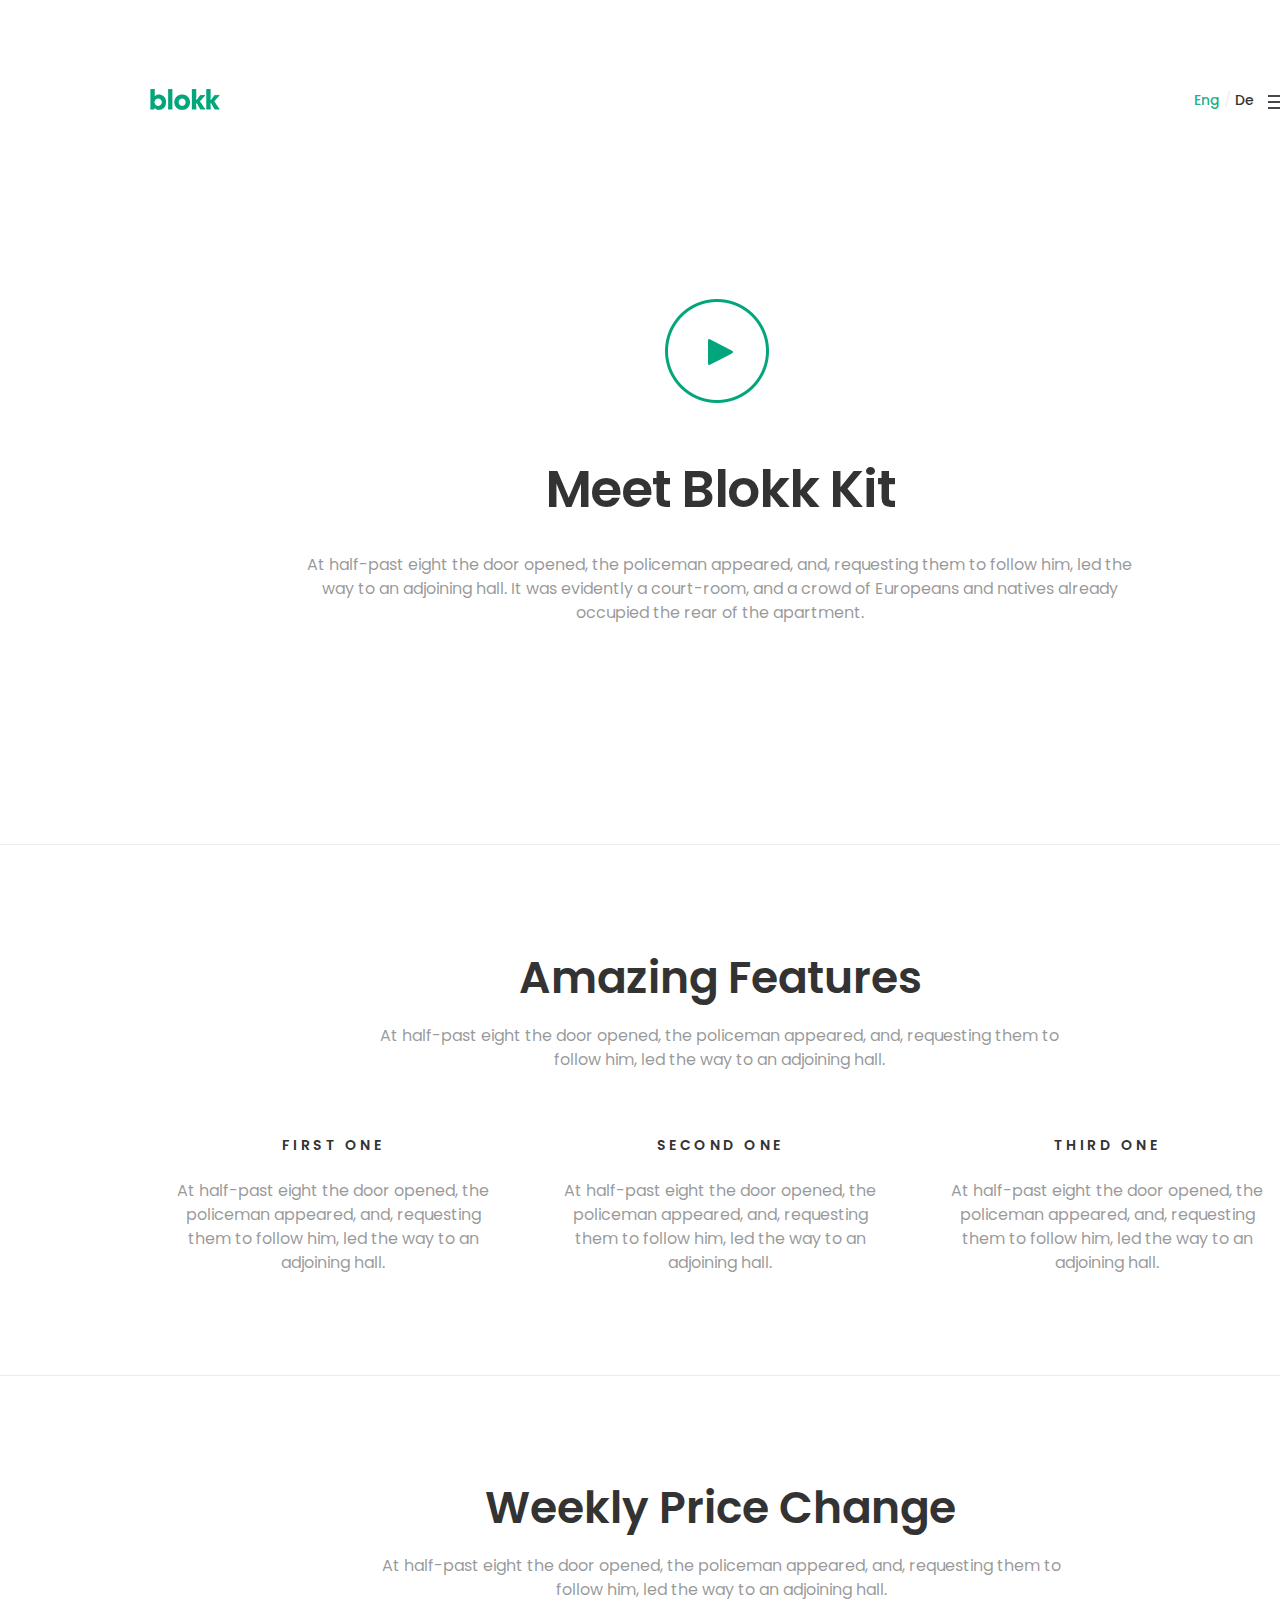
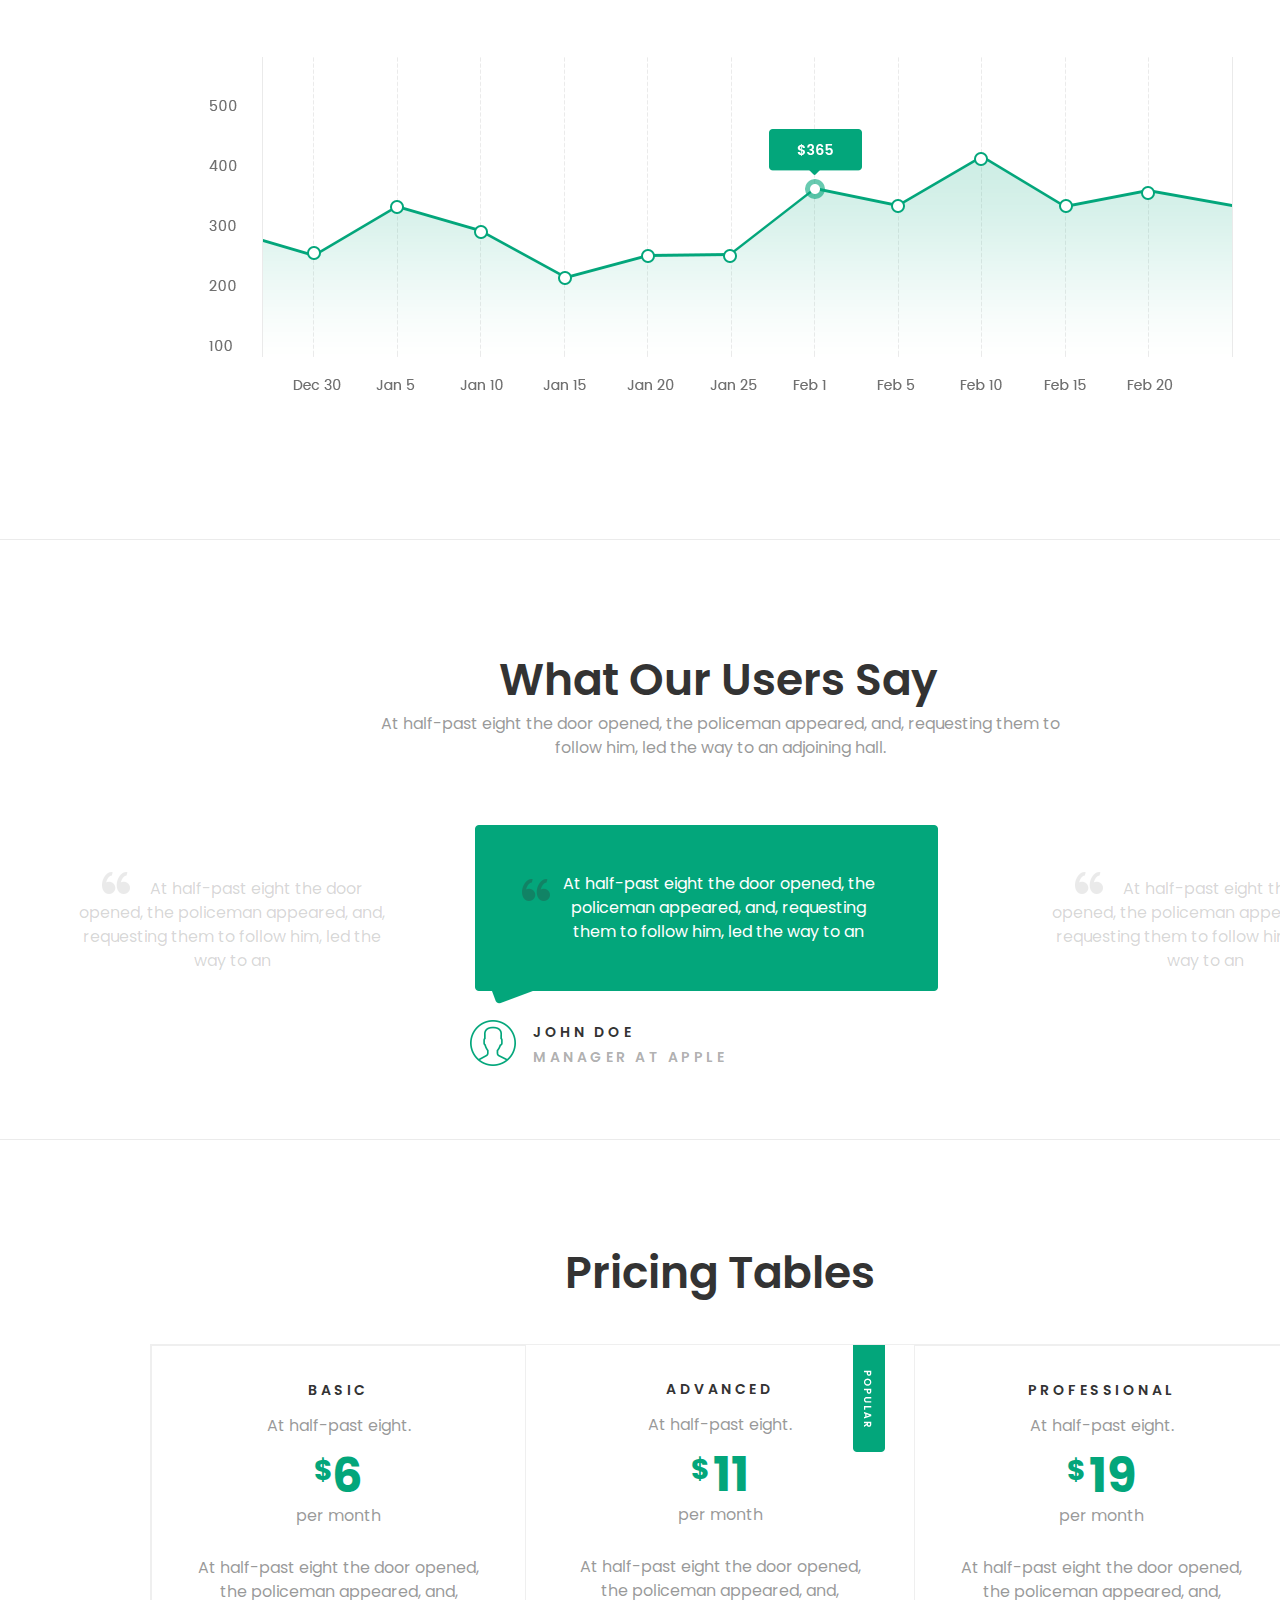
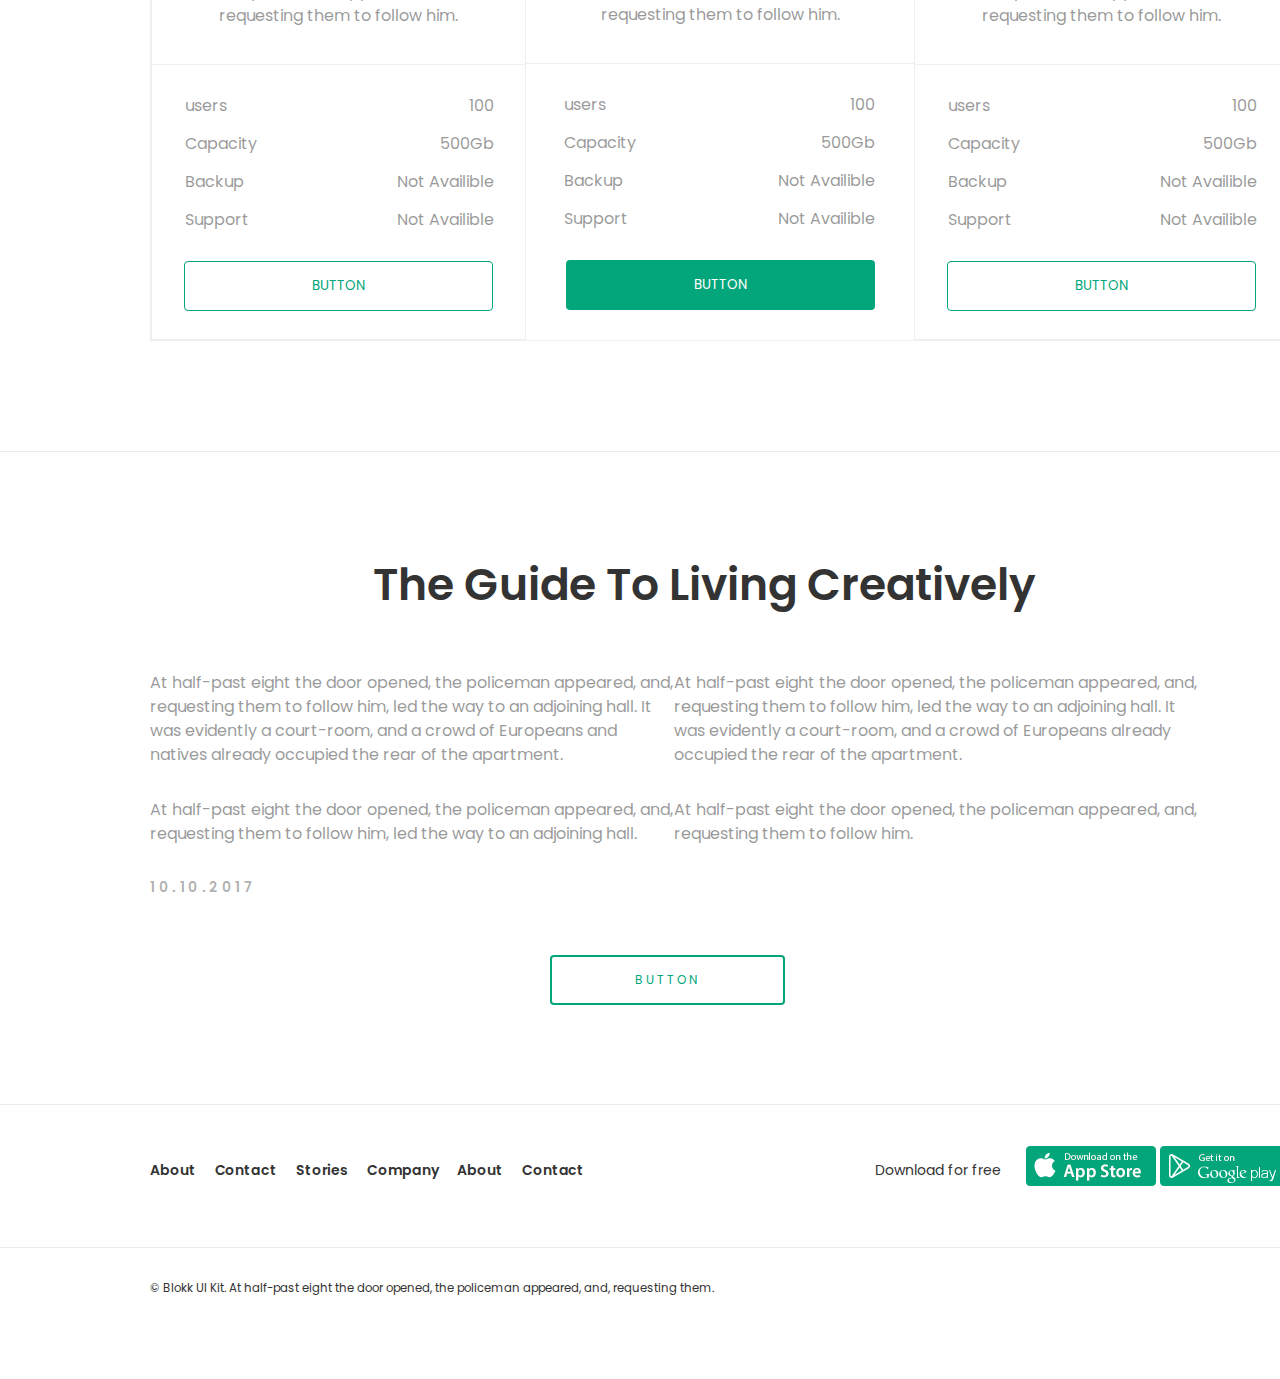
<file: page_wireframe/page_6/index.html>
<!DOCTYPE html>
<html lang="ko">
<head>
  <meta charset="UTF-8">
  <title>page_6</title>
  <link rel="stylesheet" href="style.css">
</head>
<body>
  <div class="wrap">
<header>
    <h1 class="logo">
    <a href="#"><img src="img/logo.png" alt="Blokk logo"></a>
  </h1>
  <div class="menu">
    <ul class="menu-list">
      <li class="green"><a href="#">Eng</a></li>
      <li><a href="#">De</a></li>
      <li><button type="button">menu</button></li>
    </ul>
  </div>
</header>
<main>
  <section class="intro">
    <h2>Meet Blokk Kit</h2>
    <p>At half-past eight the door opened, the policeman appeared, and,
      requesting them to follow him, led the way to an adjoining hall.
      It was evidently a court-room, and a crowd of Europeans and natives
      already occupied the rear of the apartment.</p>
      <button type="button">play</button>
  </section>
  <section class="features">
    <h2>Amazing Features</h2>
    <p>At half-past eight the door opened, the policeman appeared, and,
      requesting them to follow him, led the way to an adjoining hall.</p>
    <ul class="feature-list">
      <li>
        <p class="small-title">First One</p>
        <p>At half-past eight the door opened, the policeman appeared,
          and, requesting them to follow him, led the way to an adjoining hall.</p>
      </li>
      <li>
        <p class="small-title">second One</p>
        <p>At half-past eight the door opened, the policeman appeared,
          and, requesting them to follow him, led the way to an adjoining hall.</p>
      </li>
      <li>
        <p class="small-title">third One</p>
        <p>At half-past eight the door opened, the policeman appeared,
          and, requesting them to follow him, led the way to an adjoining hall.</p>
      </li>
    </ul>
  </section>
  <section class="analytics">
    <h2>Weekly Price Change</h2>
    <p>At half-past eight the door opened, the policeman appeared, and,
      requesting them to follow him, led the way to an adjoining hall.</p>
    <img src="img/graph.png" alt="price change graph">
  </section>
  <section class="testimonial">
    <h2>What Our Users Say</h2>
    <p>At half-past eight the door opened, the policeman appeared, and,
      requesting them to follow him, led the way to an adjoining hall.</p>
    <ul class="say-list">
      <li>
        <p class="say-gray">At half-past eight the door opened, the policeman appeared, and,
        requesting them to follow him, led the way to an</p>
      </li>
      <li>
        <p class="say-green">At half-past eight the door opened, the policeman appeared, and,
        requesting them to follow him, led the way to an</p>
        <div class="say-person">
        <p class="small-title">John Doe</p>
        <p class="detail-title">Manager At Apple</p>
        </div>
      </li>
      <li>
        <p class="say-gray">At half-past eight the door opened, the policeman appeared, and,
        requesting them to follow him, led the way to an</p>
      </li>
    </ul>
  </section>



  <section class="pricing-table">
   <h2>Pricing Tables</h2>
   <div class="table-wrap">
    <div class="normal-table">
      <ul class="table-header">
        <li>
          <p class="small-title">basic</p>
        </li>
        <li>
          <p>At half-past eight.</p>
        </li>
        <li>
          <p><span class="dollar">$</span><span class="big-number">6</span> <br>per month</p>
        </li>
        <li>
          <p class="brief">At half-past eight the door opened,
            the policeman appeared, and, requesting them to follow him.</p>
        </li>
      </ul>
      <ul class="pricing-content">
        <li>
          <p>users<span>100</span></p>
        </li>
        <li>
          <p>Capacity<span>500Gb</span></p>
        </li>
        <li>
          <p>Backup<span>Not Availible</span></p>
        </li>
        <li>
          <p>Support<span>Not Availible</span></p>
        </li>
      </ul>
      <button class="table-white-btn" type="button">button</button>
    </div>


    <div class="popualar-table">
      <img src="img/badge.png" alt="popualar-badge">
      <ul class="table-header">
        <li>
          <p class="small-title">advanced</p>
        </li>
        <li>
          <p>At half-past eight.</p>
        </li>
        <li>
          <p><span class="dollar">$</span> <span class="big-number">11</span> <br>per month</p>
        </li>
        <li>
          <p class="brief">At half-past eight the door opened,
            the policeman appeared, and, requesting them to follow him.</p>
        </li>
      </ul>
      <ul class="pricing-content">
        <li>
          <p>users<span>100</span></p>
        </li>
        <li>
          <p>Capacity<span>500Gb</span></p>
        </li>
        <li>
          <p>Backup<span>Not Availible</span></p>
        </li>
        <li>
          <p>Support<span>Not Availible</span></p>
        </li>
      </ul>
      <button class="table-green-btn" type="button">button</button>
    </div>

    <div class="normal-table">
      <ul class="table-header">
        <li>
          <p class="small-title">Professional</p>
        </li>
        <li>
          <p>At half-past eight.</p>
        </li>
        <li>
          <p><span class="dollar">$</span> <span class="big-number">19</span> <br>per month</p>
        </li>
        <li>
          <p class="brief">At half-past eight the door opened,
            the policeman appeared, and, requesting them to follow him.</p>
        </li>
      </ul>
      <ul class="pricing-content">
        <li>
          <p>users<span>100</span></p>
        </li>
        <li>
          <p>Capacity<span>500Gb</span></p>
        </li>
        <li>
          <p>Backup<span>Not Availible</span></p>
        </li>
        <li>
          <p>Support<span>Not Availible</span></p>
        </li>
      </ul>
      <button class="table-white-btn" type="button">button</button>
    </div>
  </div>







  </section>
  <section class="guide">
    <h2>The Guide To Living Creatively</h2>
    <p>At half-past eight the door opened, the policeman appeared, and,
      requesting them to follow him, led the way to an adjoining hall.
      It was evidently a court-room, and a crowd of Europeans and natives
      already occupied the rear of the apartment.</p>
      <p>At half-past eight the door opened, the policeman appeared, and,
      requesting them to follow him, led the way to an adjoining hall.
      It was evidently a court-room, and a crowd of Europeans already occupied the
       rear of the apartment.</p>
       <p>At half-past eight the door opened, the policeman appeared, and,
       requesting them to follow him, led the way to an adjoining hall.</p>
    <p>At half-past eight the door opened, the policeman appeared, and,
      requesting them to follow him.</p>
    <time datetime="2017-10-10">10.10.2017</time>
    <button class="white-btn" type="button">button</button>
  </section>
</main>
<footer>
  <div class="footer-menu">
    <ul class="footer-menu-list">
      <li><a href="#">About</a></li>
      <li><a href="#">Contact</a></li>
      <li><a href="#">Stories</a></li>
      <li><a href="#">Company</a></li>
      <li><a href="#">About</a></li>
      <li><a href="#">Contact</a></li>
    </ul>

  <div class="download">
    <span>Download for free</span>
    <ul class="download-list">
      <li>
        <a href="#"><img src="img/apple.png" alt="apple store download"></a>
      </li>
      <li>
        <a href="#"><img src="img/google.png" alt="google play download"></a>
      </li>
    </ul>
  </div>
  </div>
 <div class="copyright">
  <small>© Blokk UI Kit.
  At half-past eight the door opened, the policeman appeared, and,
  requesting them.</small>
</div>
</footer>
</div>
</body>
</html>
</file>
<file: page_5/style.css>
@charset "UTF-8";
@import url('https://fonts.googleapis.com/css?family=Poppins');


/*초기화*/
html,body,div,header,nav,section,aside,article,footer,figure,
figcaption,ul,ol,li,dl,dt,dd,h1,h2,h3,h4,h5,h6,p,fieldset{
	margin:0;
	padding:0;
}
input,button,select,textarea {
  font-family: inherit;
}
ul,ol{
  list-style-type: none;
}
a{
  text-decoration: none;
	color:inherit;
}
a:hover,a:focus{
	color:#03a67b;
}
.hidden{
    position:absolute;
    left:-9999em;
  }


/*본문 셋팅*/
 html{
 	font-size:10px;
  }
 body{
    font-family: 'Poppins', sans-serif;
 		font-size:1.4rem;
 		color:#333333;
   }
   /*공통요소*/
   p{
   	color:rgba(51, 51, 51, 0.6);
   	font-size:1.6rem;
    line-height:1.5;

   }
   *{
  	 box-sizing:border-box;
   }
   .small-title{
     font-weight:600;
     font-size:1.4rem;
     line-height: 1.14;
     letter-spacing: 3.5px;
     text-transform: uppercase;
     color:#333333;
   }
   .detail-title{
     font-weight: 500;
     color: rgba(51, 51, 51, 0.25);
     line-height: 1.5;
   }

   body .wrap{
   	width:1440px;
   	margin:0 auto;
   	height:auto;
   }
   header,main,section,footer{
   	width:100%
   }

   section h2{
   	font-size:44px;
   	font-weight:600;
   	 }
  /*헤더*/
  header{
  	padding:70px 150px 0 150px;

  }
  header .logo {
  	display: inline-block;

  }
  nav{
  	display: inline-block;

  }
 .menu-list{
     margin-top: 5px;
 }
  .menu-list li {
  	float:left;
  	margin-left: 15px;

  }

  .member{
  	text-align:right;
  	margin-top:-45px;

  }
  .member-list li,.member-list li a{
  	display: inline-block;

  }
  .member-list li a{
  margin-left:15px;
  }

  .member-list .signup-btn{
  	padding:10px 36px;
  	border:1px solid #03a67b;
  	border-radius:4px;
  	font-weight:500;
  	color:#03a67b;
  }
  .signup-btn:hover{
  	font-weight:600;
  }

/*섹션1 - intro*/
.intro {
  padding-top:146px;
  height:690px;
  background:url(img/iphone.png) no-repeat ;
  text-align: center;
  border-bottom:1px solid #ebebeb;
  position: relative;
}
.intro h2 {
  font-size:5.2rem;
  font-weight:600;
  line-height: 1.12;
  letter-spacing: -1.3px;
}
.intro p {
  width:774px;
  margin-left:333px;
  margin-top: 20px;
}
.intro .memo1{
  width:342px;
  height: 76px;
  background: #03a67b;
  border-radius:4px;
  color:#fff;
  position: absolute;
  top:378px;
  left:305px;
  padding:18px 25px;

}
.intro .memo2{
  width:342px;
  height: 94px;
  background: #03a67b;
  border-radius:4px;
  color:#fff;
  position: absolute;
  top:499px;
  right:273px;
  padding: 13px 20px 15px 25px;
}
/*섹션2 - blokk-desc1*/
.blokk-desc1{
  padding:100px 178px 100px 150px;
  background: url(img/01.png) no-repeat 834px 186px;
  position: relative;
  height:600px;
}
.blokk-desc1 .img-brief{
  margin-top: 132px;

}
.blokk-desc1 p , .blokk-desc1 h2{
  width:426px;
  margin-left:684px;
  }
.blokk-desc1 img {
  position: absolute;
  top:100px;
  left:150px;
}
/*섹션2 - blokk-desc2*/
.blokk-desc2{
  background:url(img/02.png) no-repeat 150px 186px;
  position: relative;
  height:600px;

}
.blokk-desc2 .img-brief{
  margin-top: 232px;
  display: inline-block;

}
.blokk-desc2 p , .blokk-desc2 h2{
  width:426px;
  margin-left:152px;
  }
.blokk-desc2 img {
  position: absolute;
  top:100px;
  right:150px;
}

/*섹션3 - key-features*/
.key-features{
  padding:103px 193px 109px 149px;
  background:#fcfcfc ;
}
.key-features >p {
  width:685px;
  margin-bottom:58px;
}
.feature-list{
  display:flex;
  flex-flow: row wrap;
  justify-content:space-between;

}
.feature-list .list-box{
  display: inline-block;
  width:517px;
  }
.list-box .small-title p{

}
.list-box .small-title{
  margin-bottom: 25px;
  margin-top: 30px;
  }
.feature-list .list-box::before{
  content:url(img/check.png);
  display: inline-block;
  float:left;
  margin-right: 31px;
}



/*섹션4 - portfolio*/
.portfolio{
  padding:99px 163px 99px 164px;
  text-align: center;
  position: relative;
}
.portfolio> p {
  width:685px;
  margin: 0  0 55px 214px;
}
.portfolio-list{
  display:flex;
  flex-flow: row wrap;
  justify-content: space-between;
}

.portfolio-list figure {
  width:340px;
  height:377px;
  background: #fff;
  box-shadow: 0 0 24px 0 rgba(0, 0, 0, 0.04);
  }
.portfolio-list .small-title{
    margin-top: 32px;

}
.portfolio-list .detail-title{
    margin-top: 11px;
}
.portfolio-list .brief{
  width:212px;
  margin-left: 64px;
  margin-top:10px ;
  color: rgba(51, 51, 51, 0.5);
}
.portfolio button{
  cursor:pointer;
}
.portfolio .left-btn{
  position: absolute;
  top:426px;
  left:100px;
  width:20px;
  height:38px;
  border:0;
  overflow: hidden;
  text-indent:20px;
  background:url(img/arrow-left.png) no-repeat;
}
.portfolio .right-btn{
  position: absolute;
  top:426px;
  right:100px;
  width:20px;
  height:38px;
  border:0;
  overflow: hidden;
  text-indent:20px;
  background:url(img/arrow-right.png) no-repeat;
}
/* 섹션 5 - crew*/
.crew{
  padding:101px 150px 93px 150px;
  text-align: center;
  background: #fcfcfc;
}
.crew-list{
  display: flex;
  justify-content:space-between;
}
.crew-list>li {
  width:270px;
  height:315px;
  background: #fff;
  margin-top: 70px;
  padding:48px 82px 37px;
}
.crew-list>li::before{
  content:url(img/user-no-circle.png);
  display: block;
}
.crew-list .small-title{
  margin-top: 31px;
}
.crew-list .detail-title{
  font-weight: 600;
  color: rgba(51, 51, 51, 0.4);
  font-size:1.4rem;
  margin:11px 0 ;
}
.crew-social li , .crew-social li a {
  display: inline-block;
}
.crew-social li a{
  margin-right:10px;
}

/* 섹션 6 - contact*/
.contact{
  padding:103px 581px 101px;
  text-align: center;
  border-bottom:1px solid #ebebeb;
}
.contact-social li,.contact-social li a {
  display:inline-block;
}
.contact-social li a{
  margin-right:14px;
  margin-top: 29px;
}

/*footer*/
footer{
  padding:84px 307px 90px 150px;
  display: flex;
  justify-content: space-between;
}
.footer-logo p {
  width:213px;
  margin-top: 29px;
}
footer ul {
  margin-top: 35px;
}
footer li a {
  line-height: 2.25;
  color: rgba(51, 51, 51, 0.7);
  font-size:1.6rem;
}
</file>
<file: page_6/style.css>
@charset "UTF-8";
@import url('https://fonts.googleapis.com/css?family=Poppins');


/*초기화*/
html,body,div,header,nav,section,aside,article,footer,figure,
figcaption,ul,ol,li,dl,dt,dd,h1,h2,h3,h4,h5,h6,p,fieldset{
	margin:0;
	padding:0;
}
input,button,select,textarea {
  font-family: inherit;
}
ul,ol{
  list-style-type: none;
}
a{
  text-decoration: none;
	color:inherit;
}
a:hover,a:focus{
	color:#03a67b;
}
.hidden{
    position:absolute;
    left:-9999em;
  }


/*본문 셋팅*/
 html{
 	font-size:10px;
  }
 body{
    font-family: 'Poppins', sans-serif;
 		font-size:1.4rem;
 		color:#333333;
   }
   /*공통요소*/
   p{
   	color:rgba(51, 51, 51, 0.5);
   	font-size:1.6rem;
    line-height:1.5;

   }
   *{
  	 box-sizing:border-box;
   }
   .small-title{
     font-weight:600;
     font-size:1.4rem;
     line-height: 1.14;
     letter-spacing: 3.5px;
     text-transform: uppercase;
     color:#333333;
   }

   body .wrap{
    width:1440px;
    margin:0 auto;
    height:auto;

   }
   header,main,section,footer{
    width:100%;
   }

   section h2{
    font-size:44px;
    font-weight:600;
     }

   /*헤더*/

   header{
    padding:80px 150px 0 150px;
   }
   header .logo {
     display: inline-block;
     width:70px;
  }
   .menu{
     display: inline-block;
     float:right;
   }
   .menu-list li,.menu-list li a{
     display: inline-block;
     margin-top:-10px;
   }
   .menu-list li{
     font-weight:500;

   }
   .menu-list .green{
     color:rgba(3, 166, 123, 0.9);
   }
   .menu-list .green::after{
     content:" /";
     color:#f2f2f2;
   }
   .menu-list li button {
     width:22px;
     height:19px;
     background:url(img/menu-icon.png) no-repeat 0 5px;
     overflow:hidden;
     border:0;
     text-indent:22px;
     margin-left:10px;
     margin-top: 20px;
     cursor:pointer;
   }

/*섹션1 - intro*/
.intro{
  padding:338px 303px 219px;
  text-align:center;
  position: relative;
  border-bottom:1px solid #ebebeb ;
}
.intro h2{
  font-size:5.2rem;
  font-weight:600;
  line-height: 1.12;
  letter-spacing: -1.3px;
  }
  .intro p {
    width:833px;
    margin-top: 35px;
  }
  .intro button {
    position: absolute;
    top:177px;
    left:665px;
    width:104px;
    height:104px;
    border:0;
    overflow: hidden;
    text-indent:104px;
    cursor:pointer;
    background: url(img/play-button.png) no-repeat;
  }

/* 섹션 2 - features*/
.features{
  padding:100px 177px;
  text-align:center;
  border-bottom:1px solid #ebebeb ;
}
.features>p{
  width:685px;
  margin-left: 200px;
  margin-top: 14px;
}
.feature-list{
  display: flex;
  justify-content:space-between;
  margin-top: 66px;
}
.feature-list p {
  width:312px;

}
.feature-list .small-title{
  margin-bottom: 25px;
}

/* 섹션 3 - analytics*/
.analytics{
  padding:99px 209px 143px;
  text-align:center;
  border-bottom:1px solid #ebebeb ;

}
.analytics p {
  width:685px;
  margin-left: 170px;
  margin-bottom:55px;
  margin-top: 14px;
}

/* 섹션 4 - testimonial*/

.testimonial{
  padding:107px 79px 99px 76px;
  text-align: center;
  background: url(img/bubble.png) no-repeat 475px 285px;
  position: relative;
  height:600px;
  border-bottom:1px solid #ebebeb ;
}
.testimonial>p{
  width:685px;
  margin-left: 302px;
  margin-bottom: 112px;
}
.say-list{
  display: flex;
  justify-content: space-between;
}
.say-list p {
  width:312px;
}
.say-list .say-green {
  color:#fff;
}
.say-list .say-gray{
  color: rgba(51, 51, 51, 0.2);
}
.say-list .say-gray::before {
  content:url(img/quotes.png);
  margin-right: 20px;
}
.say-list .say-person{
  text-align:left;
  position: absolute;
  top:485px;
  left:470px;
}
.say-list .say-person::before{
  content:url(img/user-icon.png);
  float: left;
  margin-right:17px;
  position: relative;
  top:-5px;
}
.say-list .detail-title{
  font-size:1.4rem;
  font-weight:600;
  line-height: 1.14;
  letter-spacing: 3.5px;
  color: rgba(51, 51, 51, 0.4);
  text-transform: uppercase;
  margin-top: 9px;
}

/* 섹션 5 - pricing-table*/
.pricing-table{
  padding:100px 150px 110px;
  border-bottom:1px solid #ebebeb ;
	text-align:center;
}
.pricing-table h2 {
	margin-bottom: 39px;
}
.pricing-table .normal-table{
	width:375px;

	border:1px solid #efefef;
}
.pricing-table .popualar-table{
	width:388px;

}
.table-wrap{
	border:1px solid #efefef;
}
.table-wrap div {
	float:left;
}
.table-wrap::after {
	content:"";
	display: block;
	clear: both;
}
.table-header{
	padding:37px 45px 36px;
	border-bottom:1px solid #efefef;
}
.table-header .small-title {
	margin-bottom:15px;
}
.table-header p .dollar{
	font-size:28px;
	color: #03a67b;
	position: relative;
	top:-12px;
	font-weight:bold;
}
.table-header p .big-number{
	font-size:48px;
	color: #03a67b;
	line-height: 0.33;
  letter-spacing: -0.2px;
	margin:30px 0 12px 0;
	display:inline-block;
	font-weight:bold;
}
.table-header .brief{
	margin-top: 28px;
}
.normal-table,.popualar-table{
	padding-bottom:28px;
}
.normal-table .pricing-content{
	padding:29px 31px 15px 33px;
}
.popualar-table .pricing-content{
	padding:29px 39px 15px 38px;
}
.popualar-table{
	position: relative;
}
.popualar-table img {
	position: absolute;
	right:29px;
	top:0;
}
.pricing-content li {
	text-align:left;
	margin-bottom: 14px;
}
.pricing-content li span {
	float: right;
}
.table-green-btn{
	cursor:pointer;
	width:309px;
	height:50px;
	border-radius:4px;
	background-color: #03a67b;
	text-transform: uppercase;
	border:0;
	color:#fff;
}
.table-white-btn{
	cursor:pointer;
	width:309px;
	height:50px;
	border-radius:4px;
	background-color: #fff;
	text-transform: uppercase;
	color:#03a67b;
	border:1px solid #03a67b;
}

/* 섹션 6 - guide*/

.guide{
  padding:100px 182px 99px 150px;
  border-bottom:1px solid #ebebeb ;
  }
.guide::after{
  content:"";
  display: block;
  clear: both;
}
.guide h2{
  text-align: center;
  margin-bottom:54px;
}
.guide p {
  width:524px;
  float:left;
  margin-bottom:31px;
}
.guide time {
  font-size:1.4rem;
  font-weight:600;
  line-height: 1.14;
  letter-spacing: 3.5px;
  color: rgba(51, 51, 51, 0.4);
}
.white-btn{
 cursor:pointer;
 width:235px;
 height:50px;
 background:#fff ;
 color:#03a67b;
 border:2px solid #03a67b;
 letter-spacing: 3px;
 border-radius:4px;
 margin-left:15px;
 text-transform: uppercase;
 font-size:1.2rem;
 display: block;
 margin-top: 57px;
 margin-left: 400px;
}

/*footer*/

.footer-menu{
  padding:55px 150px;
  border-bottom:1px solid #ebebeb ;
  position: relative;

}
.footer-menu-list li, .footer-menu-list li a{
  display: inline-block;
}
.footer-menu-list li a{
  font-size:1.4rem;
  font-weight:600;
  letter-spacing: -0.1px;
  margin-right: 15px;
}
.download-list li, .download-list li a{
  display: inline-block;
}
.download {
  text-align:right;
  margin-top:-35px;

}
.download span {
  position: absolute;
  top:55px;
  left:875px;
}
 footer .copyright {
 height:73px;
 margin:29px 150px;
}
</file>
<file: rwd-wireframe/css/style.css>
@import url(//spoqa.github.io/spoqa-han-sans/css/SpoqaHanSans-kr.css);
.wrap-header {
  background: #4d4b4a;
}

header {
  position: relative;
}

header h1 {
  display: inline-block;
  text-align: left;
}

header button {
  cursor: poiniter;
  position: absolute;
  top: 1.875em;
  right: 0.625em;
  background: url("../images/navicon.png") no-repeat;
  width: 31px;
  height: 26px;
  border: 0;
  overflow: hidden;
  text-indent: 1.9375em;
}

@media screen and (min-width: 1024px) {
  header button {
    display: none;
  }
}

header .main-menu {
  display: flex;
  justify-content: space-around;
}

@media screen and (max-width: 767px) {
  header .main-menu li, header .main-menu li a {
    display: none;
  }
}

@media screen and (min-width: 768px) {
  header .main-menu li, header .main-menu li a {
    display: none;
  }
}

@media screen and (min-width: 1024px) {
  header .main-menu li, header .main-menu li a {
    display: inline-block;
    color: #fff;
  }
}

.slider {
  background: url("../images/slider.png") no-repeat;
  width: 100%;
  height: 0;
  padding-bottom: 40%;
  background-size: cover;
  position: relative;
}

.slider .prev {
  background: url("../images/arrow_left.png") no-repeat;
  width: 6.87%;
  height: 36.8%;
  position: absolute;
  top: 30%;
  left: 30px;
  border: 0;
  font-size: 0;
}

.slider .next {
  background: url("../images/arrow-right.png") no-repeat;
  width: 6.87%;
  height: 36.8%;
  position: absolute;
  top: 30%;
  right: 30px;
  border: 0;
  font-size: 0;
}

.blog article img {
  width: 100%;
}

@media screen and (max-width: 767px) {
  figcaption {
    padding-left: 20px;
    font-size: 0.9375em;
    line-height: 50px;
    display: block;
    background: #afb2ba;
    margin-bottom: 24px;
    margin-top: -5px;
    height: 50px;
    color: #fff;
  }
}

@media screen and (max-width: 767px) {
  .blog article p {
    display: none;
  }
}

.iframe-wrap {
  overflow: hidden;
  position: relative;
  width: 100%;
  height: 0;
  padding-bottom: 56.80%;
}

.iframe-wrap iframe {
  position: absolute;
  top: 0;
  left: 0;
  width: 100%;
  height: 100%;
  border: 0;
}

.submit input {
  height: 48px;
  line-height: 48px;
  border-radius: 4px;
  border: 1px solid #4d4b4a;
  margin-bottom: 24px;
  padding-left: 24px;
}

.submit form button {
  background: #4d4b4a;
  color: #fff;
  height: 72px;
  border-radius: 4px;
  line-height: 72px;
  border: 0;
  font-size: 0.9375em;
}

footer {
  text-align: center;
  background: #d6d2d1;
  height: 4.5em;
  line-height: 4.5em;
  color: #4d4b4a;
  font-size: 0.75em;
}

*, *::before, *::after {
  box-sizing: inherit;
}

html {
  box-sizing: border-box;
}

html, body, div, header, nav, section, aside, article, footer, figure, figcaption, ul, ol, li, dl, dt, dd {
  margin: 0;
  padding: 0;
}

body {
  font-family: 'Spoqa Han Sans', 'Sans-serif';
  font-size: 1rem;
}

input, button, select, textarea {
  font-family: inherit;
}

ul, ol {
  list-style-type: none;
}

a {
  text-decoration: none;
  color: #5a5e65;
}

a:hover, a:focus {
  color: #f3987b;
}

h2 {
  text-align: center;
}

.grid:after, .grid::after {
  content: '';
  display: block;
  clear: both;
}

.grid-adapt {
  margin-left: auto;
  margin-right: auto;
}

/* gutter */
.gutter {
  padding-right: 20px;
}

/* column */
.grid [class*="s-"], .grid [class*="m-"], .grid [class*="l-"] {
  float: left;
}

@media screen and (max-width: 767px) {
  .s-1-4 {
    width: 18.75%;
  }
  .push-s-1-4 {
    margin-left: 18.75%;
  }
}

@media screen and (max-width: 767px) {
  .s-2-4 {
    width: 41.66667%;
  }
  .push-s-2-4 {
    margin-left: 41.66667%;
  }
}

@media screen and (max-width: 767px) {
  .s-3-4 {
    width: 64.58333%;
  }
  .push-s-3-4 {
    margin-left: 64.58333%;
  }
}

@media screen and (max-width: 767px) {
  .s-4-4 {
    width: 87.5%;
  }
  .push-s-4-4 {
    margin-left: 87.5%;
  }
}

@media screen and (min-width: 768px) {
  .m-1-8 {
    width: 9.86842%;
  }
  .push-m-1-8 {
    margin-left: 9.86842%;
  }
}

@media screen and (min-width: 768px) {
  .m-2-8 {
    width: 22.36842%;
  }
  .push-m-2-8 {
    margin-left: 22.36842%;
  }
}

@media screen and (min-width: 768px) {
  .m-3-8 {
    width: 34.86842%;
  }
  .push-m-3-8 {
    margin-left: 34.86842%;
  }
}

@media screen and (min-width: 768px) {
  .m-4-8 {
    width: 47.36842%;
  }
  .push-m-4-8 {
    margin-left: 47.36842%;
  }
}

@media screen and (min-width: 768px) {
  .m-5-8 {
    width: 59.86842%;
  }
  .push-m-5-8 {
    margin-left: 59.86842%;
  }
}

@media screen and (min-width: 768px) {
  .m-6-8 {
    width: 72.36842%;
  }
  .push-m-6-8 {
    margin-left: 72.36842%;
  }
}

@media screen and (min-width: 768px) {
  .m-7-8 {
    width: 84.86842%;
  }
  .push-m-7-8 {
    margin-left: 84.86842%;
  }
}

@media screen and (min-width: 768px) {
  .m-8-8 {
    width: 97.36842%;
  }
  .push-m-8-8 {
    margin-left: 97.36842%;
  }
}

@media screen and (min-width: 1024px) {
  .l-1-12 {
    width: 60px;
  }
  .push-l-1-12 {
    margin-left: 60px;
  }
}

@media screen and (min-width: 1024px) {
  .l-2-12 {
    width: 140px;
  }
  .push-l-2-12 {
    margin-left: 140px;
  }
}

@media screen and (min-width: 1024px) {
  .l-3-12 {
    width: 220px;
  }
  .push-l-3-12 {
    margin-left: 220px;
  }
}

@media screen and (min-width: 1024px) {
  .l-4-12 {
    width: 300px;
  }
  .push-l-4-12 {
    margin-left: 300px;
  }
}

@media screen and (min-width: 1024px) {
  .l-5-12 {
    width: 380px;
  }
  .push-l-5-12 {
    margin-left: 380px;
  }
}

@media screen and (min-width: 1024px) {
  .l-6-12 {
    width: 460px;
  }
  .push-l-6-12 {
    margin-left: 460px;
  }
}

@media screen and (min-width: 1024px) {
  .l-7-12 {
    width: 540px;
  }
  .push-l-7-12 {
    margin-left: 540px;
  }
}

@media screen and (min-width: 1024px) {
  .l-8-12 {
    width: 620px;
  }
  .push-l-8-12 {
    margin-left: 620px;
  }
}

@media screen and (min-width: 1024px) {
  .l-9-12 {
    width: 700px;
  }
  .push-l-9-12 {
    margin-left: 700px;
  }
}

@media screen and (min-width: 1024px) {
  .l-10-12 {
    width: 780px;
  }
  .push-l-10-12 {
    margin-left: 780px;
  }
}

@media screen and (min-width: 1024px) {
  .l-11-12 {
    width: 860px;
  }
  .push-l-11-12 {
    margin-left: 860px;
  }
}

@media screen and (min-width: 1024px) {
  .l-12-12 {
    width: 940px;
  }
  .push-l-12-12 {
    margin-left: 940px;
  }
}

/*# sourceMappingURL=[data-uri] */
</file>
<file: page_wireframe/page_5/style.css>
@charset "UTF-8";
@import url('https://fonts.googleapis.com/css?family=Poppins');


/*초기화*/
html,body,div,header,nav,section,aside,article,footer,figure,
figcaption,ul,ol,li,dl,dt,dd,h1,h2,h3,h4,h5,h6,p,fieldset{
	margin:0;
	padding:0;
}
input,button,select,textarea {
  font-family: inherit;
}
ul,ol{
  list-style-type: none;
}
a{
  text-decoration: none;
	color:inherit;
}
a:hover,a:focus{
	color:#03a67b;
}
.hidden{
    position:absolute;
    left:-9999em;
  }


/*본문 셋팅*/
 html{
 	font-size:10px;
  }
 body{
    font-family: 'Poppins', sans-serif;
 		font-size:1.4rem;
 		color:#333333;
   }
   /*공통요소*/
   p{
   	color:rgba(51, 51, 51, 0.6);
   	font-size:1.6rem;
    line-height:1.5;

   }
   *{
  	 box-sizing:border-box;
   }
   .small-title{
     font-weight:600;
     font-size:1.4rem;
     line-height: 1.14;
     letter-spacing: 3.5px;
     text-transform: uppercase;
     color:#333333;
   }
   .detail-title{
     font-weight: 500;
     color: rgba(51, 51, 51, 0.25);
     line-height: 1.5;
   }

   body .wrap{
   	width:1440px;
   	margin:0 auto;
   	height:auto;
   }
   header,main,section,footer{
   	width:100%
   }

   section h2{
   	font-size:44px;
   	font-weight:600;
   	 }
  /*헤더*/
  header{
  	padding:70px 150px 0 150px;

  }
  header .logo {
  	display: inline-block;

  }
  nav{
  	display: inline-block;

  }
 .menu-list{
     margin-top: 5px;
 }
  .menu-list li {
  	float:left;
  	margin-left: 15px;

  }

  .member{
  	text-align:right;
  	margin-top:-45px;

  }
  .member-list li,.member-list li a{
  	display: inline-block;

  }
  .member-list li a{
  margin-left:15px;
  }

  .member-list .signup-btn{
  	padding:10px 36px;
  	border:1px solid #03a67b;
  	border-radius:4px;
  	font-weight:500;
  	color:#03a67b;
  }
  .signup-btn:hover{
  	font-weight:600;
  }

/*섹션1 - intro*/
.intro {
  padding-top:146px;
  height:690px;
  background:url(img/iphone.png) no-repeat ;
  text-align: center;
  border-bottom:1px solid #ebebeb;
  position: relative;
}
.intro h2 {
  font-size:5.2rem;
  font-weight:600;
  line-height: 1.12;
  letter-spacing: -1.3px;
}
.intro p {
  width:774px;
  margin-left:333px;
  margin-top: 20px;
}
.intro .memo1{
  width:342px;
  height: 76px;
  background: #03a67b;
  border-radius:4px;
  color:#fff;
  position: absolute;
  top:378px;
  left:305px;
  padding:18px 25px;

}
.intro .memo2{
  width:342px;
  height: 94px;
  background: #03a67b;
  border-radius:4px;
  color:#fff;
  position: absolute;
  top:499px;
  right:273px;
  padding: 13px 20px 15px 25px;
}
/*섹션2 - blokk-desc1*/
.blokk-desc1{
  padding:100px 178px 100px 150px;
  background: url(img/01.png) no-repeat 834px 186px;
  position: relative;
  height:600px;
}
.blokk-desc1 .img-brief{
  margin-top: 132px;

}
.blokk-desc1 p , .blokk-desc1 h2{
  width:426px;
  margin-left:684px;
  }
.blokk-desc1 img {
  position: absolute;
  top:100px;
  left:150px;
}
/*섹션2 - blokk-desc2*/
.blokk-desc2{
  background:url(img/02.png) no-repeat 150px 186px;
  position: relative;
  height:600px;

}
.blokk-desc2 .img-brief{
  margin-top: 232px;
  display: inline-block;

}
.blokk-desc2 p , .blokk-desc2 h2{
  width:426px;
  margin-left:152px;
  }
.blokk-desc2 img {
  position: absolute;
  top:100px;
  right:150px;
}

/*섹션3 - key-features*/
.key-features{
  padding:103px 193px 109px 149px;
  background:#fcfcfc ;
}
.key-features >p {
  width:685px;
  margin-bottom:58px;
}
.feature-list{
  display:flex;
  flex-flow: row wrap;
  justify-content:space-between;

}
.feature-list .list-box{
  display: inline-block;
  width:517px;
  }
.list-box .small-title p{

}
.list-box .small-title{
  margin-bottom: 25px;
  margin-top: 30px;
  }
.feature-list .list-box::before{
  content:url(img/check.png);
  display: inline-block;
  float:left;
  margin-right: 31px;
}



/*섹션4 - portfolio*/
.portfolio{
  padding:99px 163px 99px 164px;
  text-align: center;
  position: relative;
}
.portfolio> p {
  width:685px;
  margin: 0  0 55px 214px;
}
.portfolio-list{
  display:flex;
  flex-flow: row wrap;
  justify-content: space-between;
}

.portfolio-list figure {
  width:340px;
  height:377px;
  background: #fff;
  box-shadow: 0 0 24px 0 rgba(0, 0, 0, 0.04);
  }
.portfolio-list .small-title{
    margin-top: 32px;

}
.portfolio-list .detail-title{
    margin-top: 11px;
}
.portfolio-list .brief{
  width:212px;
  margin-left: 64px;
  margin-top:10px ;
  color: rgba(51, 51, 51, 0.5);
}
.portfolio button{
  cursor:pointer;
}
.portfolio .left-btn{
  position: absolute;
  top:426px;
  left:100px;
  width:20px;
  height:38px;
  border:0;
  overflow: hidden;
  text-indent:20px;
  background:url(img/arrow-left.png) no-repeat;
}
.portfolio .right-btn{
  position: absolute;
  top:426px;
  right:100px;
  width:20px;
  height:38px;
  border:0;
  overflow: hidden;
  text-indent:20px;
  background:url(img/arrow-right.png) no-repeat;
}
/* 섹션 5 - crew*/
.crew{
  padding:101px 150px 93px 150px;
  text-align: center;
  background: #fcfcfc;
}
.crew-list{
  display: flex;
  justify-content:space-between;
}
.crew-list>li {
  width:270px;
  height:315px;
  background: #fff;
  margin-top: 70px;
  padding:48px 82px 37px;
}
.crew-list>li::before{
  content:url(img/user-no-circle.png);
  display: block;
}
.crew-list .small-title{
  margin-top: 31px;
}
.crew-list .detail-title{
  font-weight: 600;
  color: rgba(51, 51, 51, 0.4);
  font-size:1.4rem;
  margin:11px 0 ;
}
.crew-social li , .crew-social li a {
  display: inline-block;
}
.crew-social li a{
  margin-right:10px;
}

/* 섹션 6 - contact*/
.contact{
  padding:103px 581px 101px;
  text-align: center;
  border-bottom:1px solid #ebebeb;
}
.contact-social li,.contact-social li a {
  display:inline-block;
}
.contact-social li a{
  margin-right:14px;
  margin-top: 29px;
}

/*footer*/
footer{
  padding:84px 307px 90px 150px;
  display: flex;
  justify-content: space-between;
}
.footer-logo p {
  width:213px;
  margin-top: 29px;
}
footer ul {
  margin-top: 35px;
}
footer li a {
  line-height: 2.25;
  color: rgba(51, 51, 51, 0.7);
  font-size:1.6rem;
}
</file>
<file: page_wireframe/page_6/style.css>
@charset "UTF-8";
@import url('https://fonts.googleapis.com/css?family=Poppins');


/*초기화*/
html,body,div,header,nav,section,aside,article,footer,figure,
figcaption,ul,ol,li,dl,dt,dd,h1,h2,h3,h4,h5,h6,p,fieldset{
	margin:0;
	padding:0;
}
input,button,select,textarea {
  font-family: inherit;
}
ul,ol{
  list-style-type: none;
}
a{
  text-decoration: none;
	color:inherit;
}
a:hover,a:focus{
	color:#03a67b;
}
.hidden{
    position:absolute;
    left:-9999em;
  }


/*본문 셋팅*/
 html{
 	font-size:10px;
  }
 body{
    font-family: 'Poppins', sans-serif;
 		font-size:1.4rem;
 		color:#333333;
   }
   /*공통요소*/
   p{
   	color:rgba(51, 51, 51, 0.5);
   	font-size:1.6rem;
    line-height:1.5;

   }
   *{
  	 box-sizing:border-box;
   }
   .small-title{
     font-weight:600;
     font-size:1.4rem;
     line-height: 1.14;
     letter-spacing: 3.5px;
     text-transform: uppercase;
     color:#333333;
   }

   body .wrap{
    width:1440px;
    margin:0 auto;
    height:auto;

   }
   header,main,section,footer{
    width:100%;
   }

   section h2{
    font-size:44px;
    font-weight:600;
     }

   /*헤더*/

   header{
    padding:80px 150px 0 150px;
   }
   header .logo {
     display: inline-block;
     width:70px;
  }
   .menu{
     display: inline-block;
     float:right;
   }
   .menu-list li,.menu-list li a{
     display: inline-block;
     margin-top:-10px;
   }
   .menu-list li{
     font-weight:500;

   }
   .menu-list .green{
     color:rgba(3, 166, 123, 0.9);
   }
   .menu-list .green::after{
     content:" /";
     color:#f2f2f2;
   }
   .menu-list li button {
     width:22px;
     height:19px;
     background:url(img/menu-icon.png) no-repeat 0 5px;
     overflow:hidden;
     border:0;
     text-indent:22px;
     margin-left:10px;
     margin-top: 20px;
     cursor:pointer;
   }

/*섹션1 - intro*/
.intro{
  padding:338px 303px 219px;
  text-align:center;
  position: relative;
  border-bottom:1px solid #ebebeb ;
}
.intro h2{
  font-size:5.2rem;
  font-weight:600;
  line-height: 1.12;
  letter-spacing: -1.3px;
  }
  .intro p {
    width:833px;
    margin-top: 35px;
  }
  .intro button {
    position: absolute;
    top:177px;
    left:665px;
    width:104px;
    height:104px;
    border:0;
    overflow: hidden;
    text-indent:104px;
    cursor:pointer;
    background: url(img/play-button.png) no-repeat;
  }

/* 섹션 2 - features*/
.features{
  padding:100px 177px;
  text-align:center;
  border-bottom:1px solid #ebebeb ;
}
.features>p{
  width:685px;
  margin-left: 200px;
  margin-top: 14px;
}
.feature-list{
  display: flex;
  justify-content:space-between;
  margin-top: 66px;
}
.feature-list p {
  width:312px;

}
.feature-list .small-title{
  margin-bottom: 25px;
}

/* 섹션 3 - analytics*/
.analytics{
  padding:99px 209px 143px;
  text-align:center;
  border-bottom:1px solid #ebebeb ;

}
.analytics p {
  width:685px;
  margin-left: 170px;
  margin-bottom:55px;
  margin-top: 14px;
}

/* 섹션 4 - testimonial*/

.testimonial{
  padding:107px 79px 99px 76px;
  text-align: center;
  background: url(img/bubble.png) no-repeat 475px 285px;
  position: relative;
  height:600px;
  border-bottom:1px solid #ebebeb ;
}
.testimonial>p{
  width:685px;
  margin-left: 302px;
  margin-bottom: 112px;
}
.say-list{
  display: flex;
  justify-content: space-between;
}
.say-list p {
  width:312px;
}
.say-list .say-green {
  color:#fff;
}
.say-list .say-gray{
  color: rgba(51, 51, 51, 0.2);
}
.say-list .say-gray::before {
  content:url(img/quotes.png);
  margin-right: 20px;
}
.say-list .say-person{
  text-align:left;
  position: absolute;
  top:485px;
  left:470px;
}
.say-list .say-person::before{
  content:url(img/user-icon.png);
  float: left;
  margin-right:17px;
  position: relative;
  top:-5px;
}
.say-list .detail-title{
  font-size:1.4rem;
  font-weight:600;
  line-height: 1.14;
  letter-spacing: 3.5px;
  color: rgba(51, 51, 51, 0.4);
  text-transform: uppercase;
  margin-top: 9px;
}

/* 섹션 5 - pricing-table*/
.pricing-table{
  padding:100px 150px 110px;
  border-bottom:1px solid #ebebeb ;
	text-align:center;
}
.pricing-table h2 {
	margin-bottom: 39px;
}
.pricing-table .normal-table{
	width:375px;

	border:1px solid #efefef;
}
.pricing-table .popualar-table{
	width:388px;

}
.table-wrap{
	border:1px solid #efefef;
}
.table-wrap div {
	float:left;
}
.table-wrap::after {
	content:"";
	display: block;
	clear: both;
}
.table-header{
	padding:37px 45px 36px;
	border-bottom:1px solid #efefef;
}
.table-header .small-title {
	margin-bottom:15px;
}
.table-header p .dollar{
	font-size:28px;
	color: #03a67b;
	position: relative;
	top:-12px;
	font-weight:bold;
}
.table-header p .big-number{
	font-size:48px;
	color: #03a67b;
	line-height: 0.33;
  letter-spacing: -0.2px;
	margin:30px 0 12px 0;
	display:inline-block;
	font-weight:bold;
}
.table-header .brief{
	margin-top: 28px;
}
.normal-table,.popualar-table{
	padding-bottom:28px;
}
.normal-table .pricing-content{
	padding:29px 31px 15px 33px;
}
.popualar-table .pricing-content{
	padding:29px 39px 15px 38px;
}
.popualar-table{
	position: relative;
}
.popualar-table img {
	position: absolute;
	right:29px;
	top:0;
}
.pricing-content li {
	text-align:left;
	margin-bottom: 14px;
}
.pricing-content li span {
	float: right;
}
.table-green-btn{
	cursor:pointer;
	width:309px;
	height:50px;
	border-radius:4px;
	background-color: #03a67b;
	text-transform: uppercase;
	border:0;
	color:#fff;
}
.table-white-btn{
	cursor:pointer;
	width:309px;
	height:50px;
	border-radius:4px;
	background-color: #fff;
	text-transform: uppercase;
	color:#03a67b;
	border:1px solid #03a67b;
}

/* 섹션 6 - guide*/

.guide{
  padding:100px 182px 99px 150px;
  border-bottom:1px solid #ebebeb ;
  }
.guide::after{
  content:"";
  display: block;
  clear: both;
}
.guide h2{
  text-align: center;
  margin-bottom:54px;
}
.guide p {
  width:524px;
  float:left;
  margin-bottom:31px;
}
.guide time {
  font-size:1.4rem;
  font-weight:600;
  line-height: 1.14;
  letter-spacing: 3.5px;
  color: rgba(51, 51, 51, 0.4);
}
.white-btn{
 cursor:pointer;
 width:235px;
 height:50px;
 background:#fff ;
 color:#03a67b;
 border:2px solid #03a67b;
 letter-spacing: 3px;
 border-radius:4px;
 margin-left:15px;
 text-transform: uppercase;
 font-size:1.2rem;
 display: block;
 margin-top: 57px;
 margin-left: 400px;
}

/*footer*/

.footer-menu{
  padding:55px 150px;
  border-bottom:1px solid #ebebeb ;
  position: relative;

}
.footer-menu-list li, .footer-menu-list li a{
  display: inline-block;
}
.footer-menu-list li a{
  font-size:1.4rem;
  font-weight:600;
  letter-spacing: -0.1px;
  margin-right: 15px;
}
.download-list li, .download-list li a{
  display: inline-block;
}
.download {
  text-align:right;
  margin-top:-35px;

}
.download span {
  position: absolute;
  top:55px;
  left:875px;
}
 footer .copyright {
 height:73px;
 margin:29px 150px;
}
</file>
